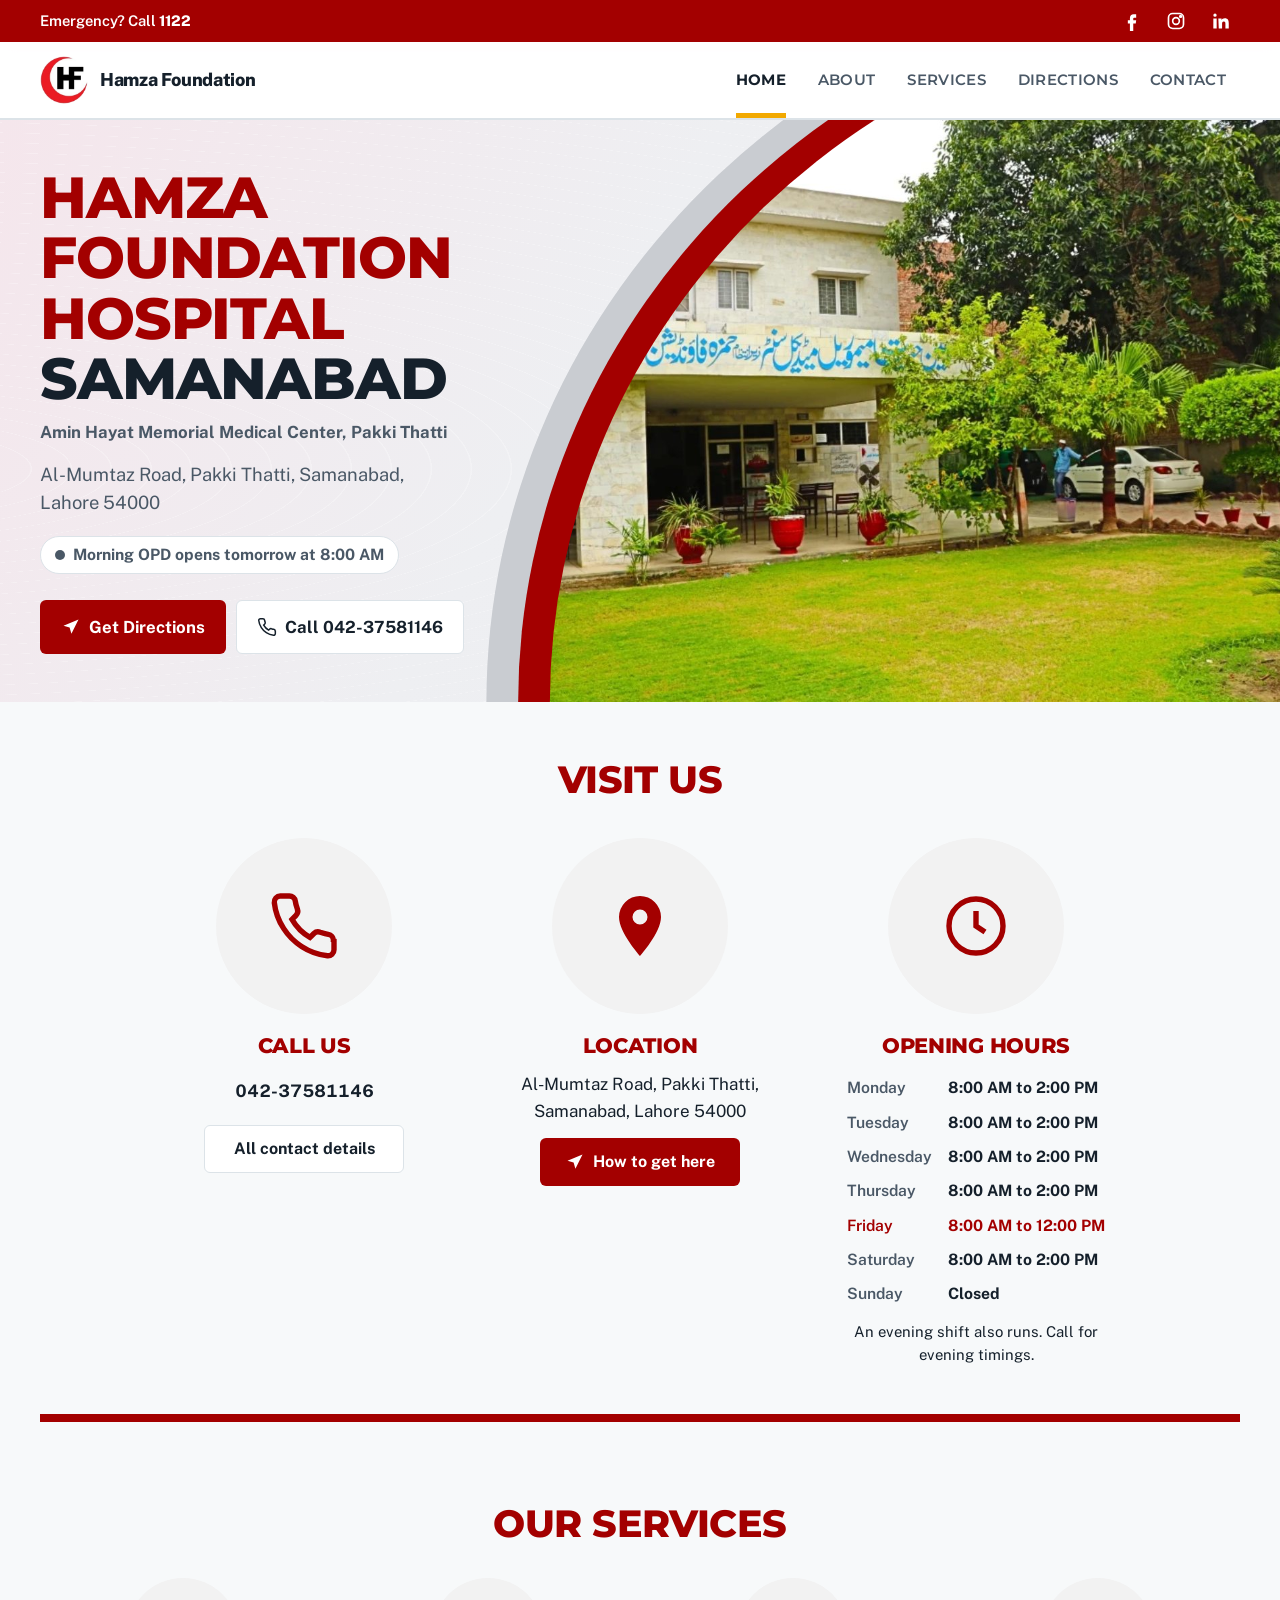
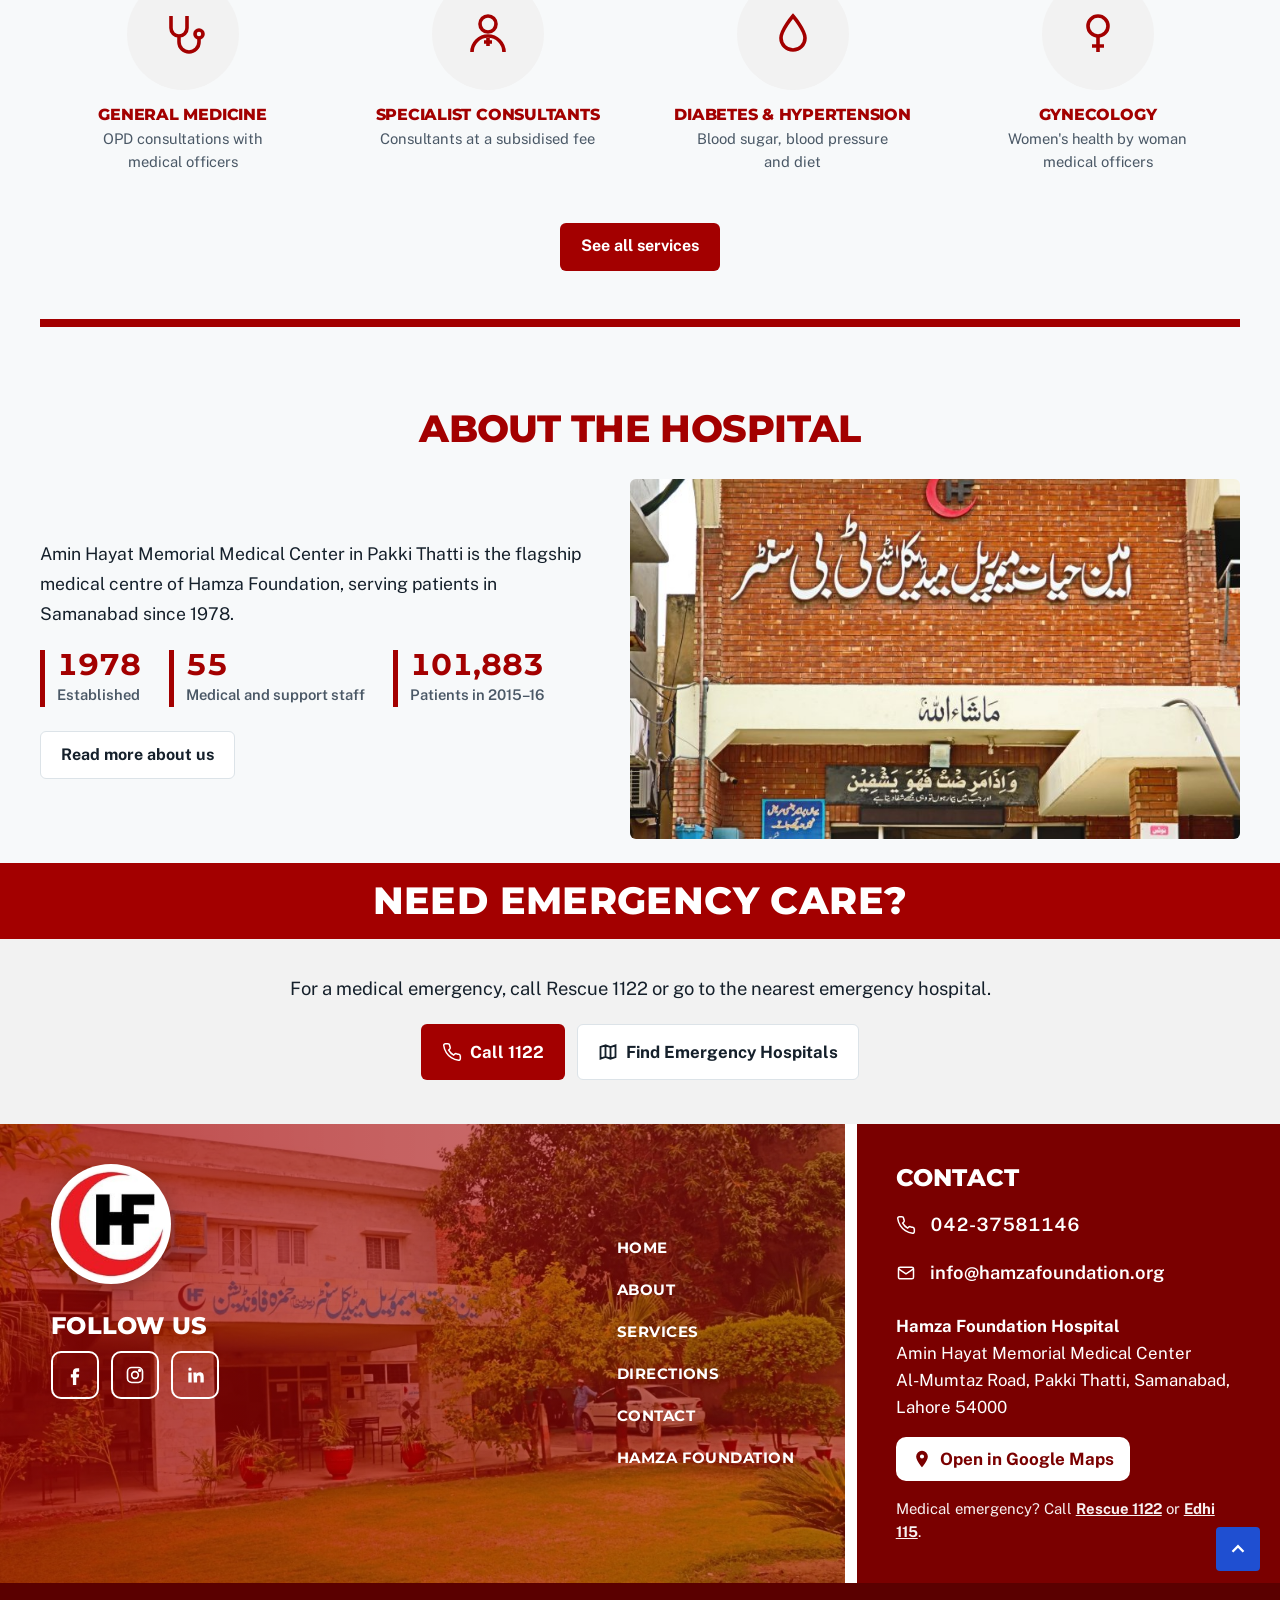
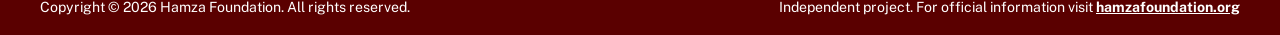
<file: index.html>
<!DOCTYPE html>
<html lang="en">
<head>
<meta charset="utf-8">
<meta name="viewport" content="width=device-width, initial-scale=1, viewport-fit=cover">
<title>Hamza Foundation Hospital, Samanabad</title>
<meta name="description" content="Hamza Foundation Hospital (Amin Hayat Memorial Medical Center), Al-Mumtaz Road, Pakki Thatti, Samanabad, Lahore. Timings, services, phone and directions.">
<link rel="preconnect" href="https://fonts.googleapis.com">
<link rel="preconnect" href="https://fonts.gstatic.com" crossorigin>
<link href="https://fonts.googleapis.com/css2?family=Montserrat:wght@600;700;800&family=Public+Sans:wght@400;500;600;700;800&display=swap" rel="stylesheet">
<link rel="icon" type="image/png" href="assets/favicon.png">
<link rel="stylesheet" href="css/styles.css">
</head>
<body>
<a class="skip" href="#main">Skip to main content</a>
<div class="topbar">
  <div class="wrap">
    <a class="topbar-call" href="tel:1122" aria-label="Call Rescue 1122 emergency service">Emergency? Call <b>1122</b></a>
    <div class="topbar-social"><a class="soc" href="https://www.facebook.com/officialhamzafoundation/" target="_blank" rel="noopener" aria-label="Hamza Foundation on Facebook (opens in a new tab)"><svg width="20" height="20" viewBox="0 0 24 24" fill="currentColor" aria-hidden="true"><path d="M14 8h3V4h-3c-2.8 0-4.5 1.8-4.5 4.6V11H7v4h2.5v9h4v-9h3l.5-4h-3.5V9c0-.6.4-1 1-1z"/></svg></a><a class="soc" href="https://www.instagram.com/officialhamzafoundation/" target="_blank" rel="noopener" aria-label="Hamza Foundation on Instagram (opens in a new tab)"><svg width="20" height="20" viewBox="0 0 24 24" fill="none" stroke="currentColor" stroke-width="2" aria-hidden="true"><rect x="3" y="3" width="18" height="18" rx="5"/><circle cx="12" cy="12" r="4"/><circle cx="17.5" cy="6.5" r="1" fill="currentColor"/></svg></a><a class="soc" href="https://pk.linkedin.com/company/hamza-foundation" target="_blank" rel="noopener" aria-label="Hamza Foundation on LinkedIn (opens in a new tab)"><svg width="20" height="20" viewBox="0 0 24 24" fill="currentColor" aria-hidden="true"><path d="M4 9h4v12H4zM6 3a2 2 0 1 1 0 4 2 2 0 0 1 0-4zM10 9h3.8v1.7h.1c.5-1 1.8-2 3.8-2 4 0 4.8 2.6 4.8 6V21h-4v-5.5c0-1.3 0-3-1.9-3s-2.1 1.4-2.1 2.9V21h-4z"/></svg></a></div>
  </div>
</div>
<header class="site-header">
  <div class="wrap">
    <a class="brand" href="index.html" aria-label="Hamza Foundation Hospital, home">
      <img src="assets/logo.jpg" alt="" width="48" height="48">
      <span>Hamza Foundation</span>
    </a>
    <button type="button" class="menu-btn" id="menu-btn" aria-expanded="false" aria-controls="main-nav" aria-label="Open menu">
      <svg width="24" height="24" viewBox="0 0 24 24" fill="none" stroke="currentColor" stroke-width="2.4" aria-hidden="true"><path d="M4 7h16M4 12h16M4 17h16"/></svg>
    </button>
    <nav class="nav" id="main-nav" aria-label="Main">
        <a href="index.html" class="is-active" aria-current="page">Home</a>
        <a href="about.html">About</a>
        <a href="services.html">Services</a>
        <a href="directions.html">Directions</a>
        <a href="contact.html">Contact</a>
    </nav>
  </div>
</header>
<main id="main" tabindex="-1">
  <section class="hf-hero" aria-labelledby="b-title">
    <div class="hf-arc" aria-hidden="true"><div class="a1"></div><div class="a2"></div><div class="a3" style="background-image:url('assets/hospital-garden.jpg')"></div></div>
    <div class="wrap">
      <div class="hf-hero-text">
        <h1 id="b-title">Hamza Foundation Hospital <span>Samanabad</span></h1>
        <p class="sub">Amin Hayat Memorial Medical Center, Pakki Thatti</p>
        <p class="b-addr" data-testid="branch-address">Al-Mumtaz Road, Pakki Thatti, Samanabad, Lahore 54000</p>
        <p class="status js-status" role="status"></p>
        <div class="b-actions">
          <a class="btn btn-red" data-maps="directions" target="_blank" rel="noopener" aria-label="Get Directions to Hamza Foundation Hospital in Google Maps (opens in a new tab)"><svg width="20" height="20" viewBox="0 0 24 24" fill="currentColor" aria-hidden="true"><path d="M21 3L3 10.5l7.3 2.2L12.5 20z"/></svg>Get Directions</a>
          <a class="btn btn-outline" href="tel:+924237581146" aria-label="Call Hospital at 042-37581146"><svg width="20" height="20" viewBox="0 0 24 24" fill="none" stroke="currentColor" stroke-width="1.8" aria-hidden="true"><path d="M22 16.9v3a2 2 0 0 1-2.2 2 19.8 19.8 0 0 1-8.6-3.1 19.5 19.5 0 0 1-6-6A19.8 19.8 0 0 1 2.1 4.2 2 2 0 0 1 4.1 2h3a2 2 0 0 1 2 1.7c.1.9.4 1.8.7 2.7a2 2 0 0 1-.5 2.1L8 9.8a16 16 0 0 0 6 6l1.3-1.3a2 2 0 0 1 2.1-.4c.9.3 1.8.6 2.7.7a2 2 0 0 1 1.7 2z"/></svg>Call 042-37581146</a>
        </div>
      </div>
    </div>
  </section>

  <section class="wrap sec" aria-labelledby="visit-title">
    <h2 class="sec-h" id="visit-title">Visit us</h2>
    <ul class="circles three">
      <li class="circle-item">
        <div class="circle"><svg viewBox="0 0 24 24" fill="none" stroke="currentColor" stroke-width="1.8" aria-hidden="true"><path d="M22 16.9v3a2 2 0 0 1-2.2 2 19.8 19.8 0 0 1-8.6-3.1 19.5 19.5 0 0 1-6-6A19.8 19.8 0 0 1 2.1 4.2 2 2 0 0 1 4.1 2h3a2 2 0 0 1 2 1.7c.1.9.4 1.8.7 2.7a2 2 0 0 1-.5 2.1L8 9.8a16 16 0 0 0 6 6l1.3-1.3a2 2 0 0 1 2.1-.4c.9.3 1.8.6 2.7.7a2 2 0 0 1 1.7 2z"/></svg></div>
        <h3>Call us</h3>
        <div class="links"><a href="tel:+924237581146" class="tnum" aria-label="Call Hospital: 042-37581146">042-37581146</a></div>
        <a class="btn btn-outline" href="contact.html">All contact details</a>
      </li>
      <li class="circle-item">
        <div class="circle"><svg viewBox="0 0 24 24" fill="currentColor" aria-hidden="true"><path d="M12 2a7 7 0 0 0-7 7c0 5.2 7 13 7 13s7-7.8 7-13a7 7 0 0 0-7-7zm0 9.5A2.5 2.5 0 1 1 12 6.5a2.5 2.5 0 0 1 0 5z"/></svg></div>
        <h3>Location</h3>
        <p>Al-Mumtaz Road, Pakki Thatti, Samanabad, Lahore 54000</p>
        <a class="btn btn-red" href="directions.html"><svg width="20" height="20" viewBox="0 0 24 24" fill="currentColor" aria-hidden="true"><path d="M21 3L3 10.5l7.3 2.2L12.5 20z"/></svg>How to get here</a>
      </li>
      <li class="circle-item">
        <div class="circle"><svg viewBox="0 0 24 24" fill="none" stroke="currentColor" stroke-width="1.8" aria-hidden="true"><circle cx="12" cy="12" r="9"/><path d="M12 7v5l3 2"/></svg></div>
        <h3>Opening hours</h3>
        <table class="hours-mini" aria-label="Opening hours"><tbody class="js-hours"></tbody></table>
        <p class="muted" style="margin-top:8px">An evening shift also runs. Call for evening timings.</p>
      </li>
    </ul>
    <div class="rule" aria-hidden="true"></div>
  </section>

  <section class="wrap sec" aria-labelledby="svc-title">
    <h2 class="sec-h" id="svc-title">Our services</h2>
    <ul class="svc-grid"><li><div class="circle"><svg viewBox="0 0 24 24" fill="none" stroke="currentColor" stroke-width="1.8" aria-hidden="true"><path d="M6 3v6a4 4 0 0 0 8 0V3M10 13v3a5 5 0 0 0 10 0v-2"/><circle cx="20" cy="12" r="2"/></svg></div><h3>General Medicine</h3><p>OPD consultations with medical officers</p></li><li><div class="circle"><svg viewBox="0 0 24 24" fill="none" stroke="currentColor" stroke-width="1.8" aria-hidden="true"><circle cx="12" cy="7" r="4"/><path d="M4 21a8 8 0 0 1 16 0M12 14v4M10 16h4"/></svg></div><h3>Specialist Consultants</h3><p>Consultants at a subsidised fee</p></li><li><div class="circle"><svg viewBox="0 0 24 24" fill="none" stroke="currentColor" stroke-width="1.8" aria-hidden="true"><path d="M12 3s6 7 6 11a6 6 0 0 1-12 0c0-4 6-11 6-11z"/></svg></div><h3>Diabetes &amp; Hypertension</h3><p>Blood sugar, blood pressure and diet</p></li><li><div class="circle"><svg viewBox="0 0 24 24" fill="none" stroke="currentColor" stroke-width="1.8" aria-hidden="true"><circle cx="12" cy="8" r="5"/><path d="M12 13v8M9 18h6"/></svg></div><h3>Gynecology</h3><p>Women's health by woman medical officers</p></li></ul>
    <a class="btn btn-red cta" href="services.html">See all services</a>
    <div class="rule" aria-hidden="true"></div>
  </section>

  <section class="wrap sec" aria-labelledby="about-title">
    <h2 class="sec-h" id="about-title">About the hospital</h2>
    <div class="about">
      <div>
        <p>Amin Hayat Memorial Medical Center in Pakki Thatti is the flagship medical centre of Hamza Foundation, serving patients in Samanabad since 1978.</p>
        <div class="facts">
          <div><b class="tnum">1978</b><span>Established</span></div>
          <div><b class="tnum">55</b><span>Medical and support staff</span></div>
          <div><b class="tnum">101,883</b><span>Patients in 2015–16</span></div>
        </div>
        <a class="btn btn-outline cta-left" href="about.html">Read more about us</a>
      </div>
      <img class="about-img" src="assets/hospital-entrance.jpg" alt="Brick entrance of Amin Hayat Memorial Medical Center with the Hamza Foundation logo" loading="lazy">
    </div>
  </section>

  <section class="em-band" aria-labelledby="em-title">
    <div class="band"><h2 id="em-title">Need Emergency Care?</h2></div>
    <div class="band-body">
      <div class="em-body">
        <p>For a medical emergency, call Rescue 1122 or go to the nearest emergency hospital.</p>
        <div class="em-actions">
          <a class="btn btn-red" href="tel:1122" aria-label="Call Rescue 1122"><svg width="20" height="20" viewBox="0 0 24 24" fill="none" stroke="currentColor" stroke-width="1.8" aria-hidden="true"><path d="M22 16.9v3a2 2 0 0 1-2.2 2 19.8 19.8 0 0 1-8.6-3.1 19.5 19.5 0 0 1-6-6A19.8 19.8 0 0 1 2.1 4.2 2 2 0 0 1 4.1 2h3a2 2 0 0 1 2 1.7c.1.9.4 1.8.7 2.7a2 2 0 0 1-.5 2.1L8 9.8a16 16 0 0 0 6 6l1.3-1.3a2 2 0 0 1 2.1-.4c.9.3 1.8.6 2.7.7a2 2 0 0 1 1.7 2z"/></svg>Call 1122</a>
          <a class="btn btn-outline" data-maps="emergency" target="_blank" rel="noopener" aria-label="Find Emergency Hospitals near you in Google Maps (opens in a new tab)"><svg width="20" height="20" viewBox="0 0 24 24" fill="none" stroke="currentColor" stroke-width="2.2" aria-hidden="true"><path d="M9 4L3 6v14l6-2 6 2 6-2V4l-6 2-6-2zM9 4v14M15 6v14"/></svg>Find Emergency Hospitals</a>
        </div>
      </div>
    </div>
  </section>
</main>
<footer class="site-footer" id="footer" aria-labelledby="footer-title">
  <div class="f-main">
    <div class="f-photo">
      <div class="f-photo-inner">
        <div class="f-left">
          <a class="f-logo" href="index.html" aria-label="Hamza Foundation Hospital, home"><img src="assets/logo.jpg" alt="" width="120" height="120"></a>
          <h2 class="f-h" id="footer-title">Follow us</h2>
          <div class="f-social"><a class="f-soc" href="https://www.facebook.com/officialhamzafoundation/" target="_blank" rel="noopener" aria-label="Hamza Foundation on Facebook (opens in a new tab)"><svg width="20" height="20" viewBox="0 0 24 24" fill="currentColor" aria-hidden="true"><path d="M14 8h3V4h-3c-2.8 0-4.5 1.8-4.5 4.6V11H7v4h2.5v9h4v-9h3l.5-4h-3.5V9c0-.6.4-1 1-1z"/></svg></a><a class="f-soc" href="https://www.instagram.com/officialhamzafoundation/" target="_blank" rel="noopener" aria-label="Hamza Foundation on Instagram (opens in a new tab)"><svg width="20" height="20" viewBox="0 0 24 24" fill="none" stroke="currentColor" stroke-width="2" aria-hidden="true"><rect x="3" y="3" width="18" height="18" rx="5"/><circle cx="12" cy="12" r="4"/><circle cx="17.5" cy="6.5" r="1" fill="currentColor"/></svg></a><a class="f-soc" href="https://pk.linkedin.com/company/hamza-foundation" target="_blank" rel="noopener" aria-label="Hamza Foundation on LinkedIn (opens in a new tab)"><svg width="20" height="20" viewBox="0 0 24 24" fill="currentColor" aria-hidden="true"><path d="M4 9h4v12H4zM6 3a2 2 0 1 1 0 4 2 2 0 0 1 0-4zM10 9h3.8v1.7h.1c.5-1 1.8-2 3.8-2 4 0 4.8 2.6 4.8 6V21h-4v-5.5c0-1.3 0-3-1.9-3s-2.1 1.4-2.1 2.9V21h-4z"/></svg></a></div>
        </div>
        <nav class="f-links" aria-label="Footer">
          <ul>
            <li><a href="index.html">Home</a></li>
            <li><a href="about.html">About</a></li>
            <li><a href="services.html">Services</a></li>
            <li><a href="directions.html">Directions</a></li>
            <li><a href="contact.html">Contact</a></li>
            <li><a href="https://hamzafoundation.org/" target="_blank" rel="noopener" aria-label="Hamza Foundation website (opens in a new tab)">Hamza Foundation</a></li>
          </ul>
        </nav>
      </div>
    </div>
    <div class="f-contact">
      <h2 class="f-h">Contact</h2>
      <ul class="f-list">
        <li><svg width="20" height="20" viewBox="0 0 24 24" fill="none" stroke="currentColor" stroke-width="1.8" aria-hidden="true"><path d="M22 16.9v3a2 2 0 0 1-2.2 2 19.8 19.8 0 0 1-8.6-3.1 19.5 19.5 0 0 1-6-6A19.8 19.8 0 0 1 2.1 4.2 2 2 0 0 1 4.1 2h3a2 2 0 0 1 2 1.7c.1.9.4 1.8.7 2.7a2 2 0 0 1-.5 2.1L8 9.8a16 16 0 0 0 6 6l1.3-1.3a2 2 0 0 1 2.1-.4c.9.3 1.8.6 2.7.7a2 2 0 0 1 1.7 2z"/></svg><a href="tel:+924237581146" class="tnum" aria-label="Call Hamza Foundation Hospital at 042-37581146">042-37581146</a></li>
        <li><svg width="20" height="20" viewBox="0 0 24 24" fill="none" stroke="currentColor" stroke-width="1.8" aria-hidden="true"><rect x="3" y="5" width="18" height="14" rx="2"/><path d="M3 7l9 6 9-6"/></svg><a href="mailto:info@hamzafoundation.org">info@hamzafoundation.org</a></li>
      </ul>
      <address>
        <strong>Hamza Foundation Hospital</strong><br>
        Amin Hayat Memorial Medical Center<br>
        Al-Mumtaz Road, Pakki Thatti, Samanabad,<br>Lahore 54000
      </address>
      <a class="f-map" data-maps="place" target="_blank" rel="noopener" aria-label="Open Hamza Foundation Hospital in Google Maps (opens in a new tab)"><svg width="20" height="20" viewBox="0 0 24 24" fill="currentColor" aria-hidden="true"><path d="M12 2a7 7 0 0 0-7 7c0 5.2 7 13 7 13s7-7.8 7-13a7 7 0 0 0-7-7zm0 9.5A2.5 2.5 0 1 1 12 6.5a2.5 2.5 0 0 1 0 5z"/></svg>Open in Google Maps</a>
      <p class="f-er">Medical emergency? Call <a href="tel:1122">Rescue 1122</a> or <a href="tel:115">Edhi 115</a>.</p>
    </div>
  </div>
  <div class="f-bottom">
    <div class="wrap">
      <span>Copyright © 2026 Hamza Foundation. All rights reserved.</span>
      <span>Independent project. For official information visit <a href="https://hamzafoundation.org/" target="_blank" rel="noopener">hamzafoundation.org</a></span>
    </div>
  </div>
  <a class="to-top" href="#main" aria-label="Back to top"><svg width="22" height="22" viewBox="0 0 24 24" fill="none" stroke="currentColor" stroke-width="2.6" aria-hidden="true"><path d="M6 15l6-6 6 6"/></svg></a>
</footer>
<script src="js/data.js"></script>
<script src="js/script.js"></script>
</body>
</html>
</file>
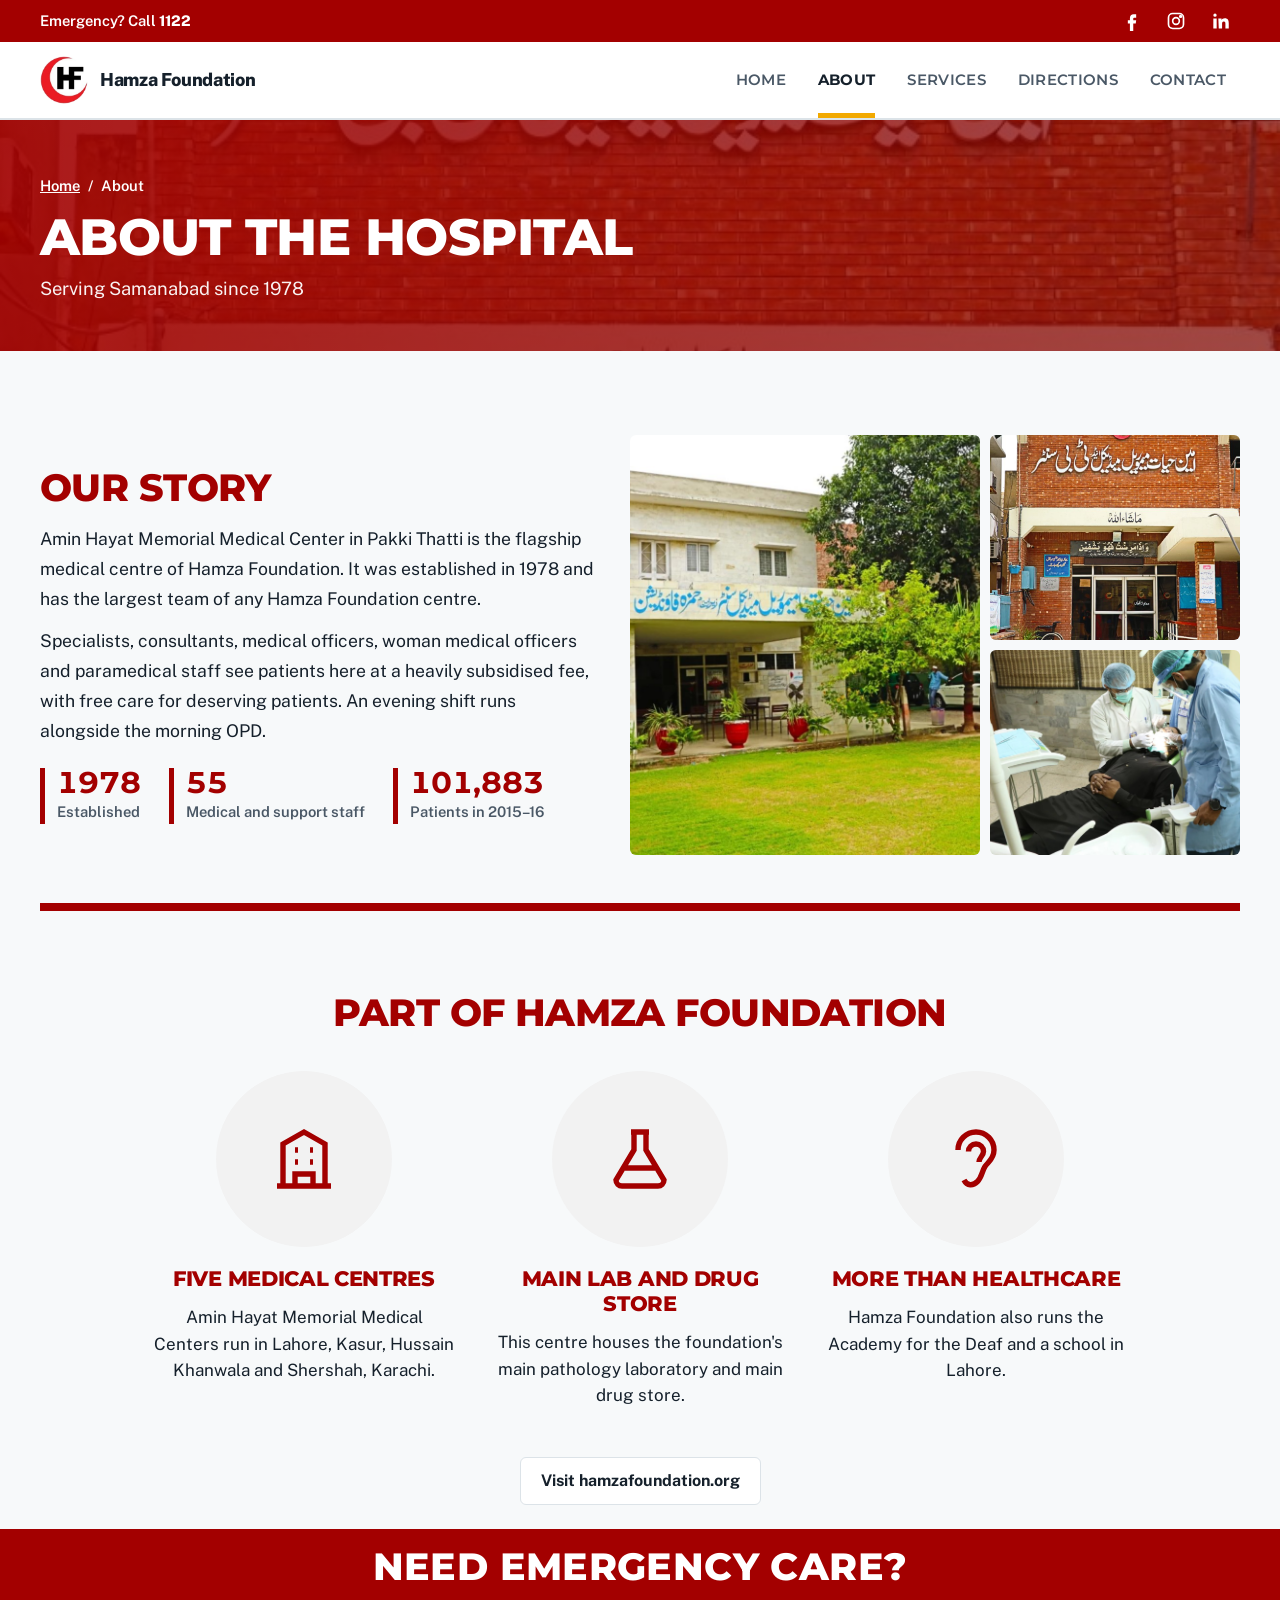
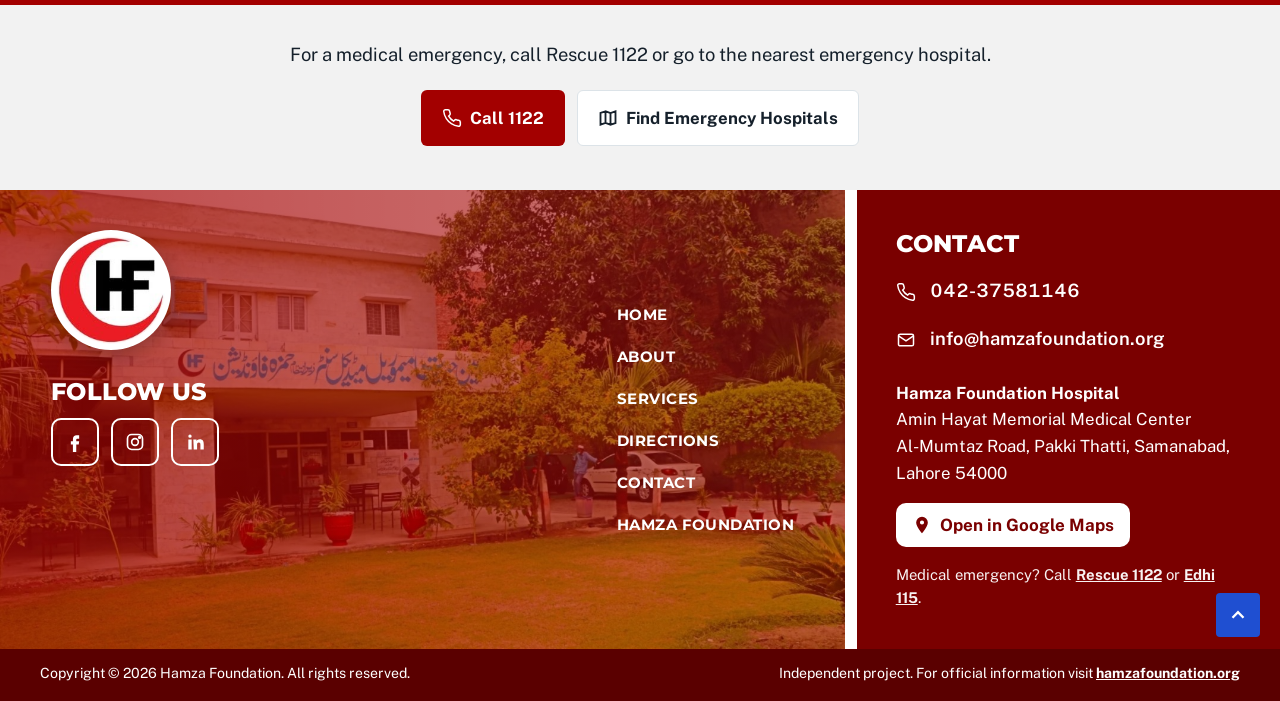
<file: about.html>
<!DOCTYPE html>
<html lang="en">
<head>
<meta charset="utf-8">
<meta name="viewport" content="width=device-width, initial-scale=1, viewport-fit=cover">
<title>About | Hamza Foundation Hospital, Samanabad</title>
<meta name="description" content="History and team of Hamza Foundation Hospital, the flagship medical centre of Hamza Foundation in Samanabad, Lahore.">
<link rel="preconnect" href="https://fonts.googleapis.com">
<link rel="preconnect" href="https://fonts.gstatic.com" crossorigin>
<link href="https://fonts.googleapis.com/css2?family=Montserrat:wght@600;700;800&family=Public+Sans:wght@400;500;600;700;800&display=swap" rel="stylesheet">
<link rel="icon" type="image/png" href="assets/favicon.png">
<link rel="stylesheet" href="css/styles.css">
</head>
<body>
<a class="skip" href="#main">Skip to main content</a>
<div class="topbar">
  <div class="wrap">
    <a class="topbar-call" href="tel:1122" aria-label="Call Rescue 1122 emergency service">Emergency? Call <b>1122</b></a>
    <div class="topbar-social"><a class="soc" href="https://www.facebook.com/officialhamzafoundation/" target="_blank" rel="noopener" aria-label="Hamza Foundation on Facebook (opens in a new tab)"><svg width="20" height="20" viewBox="0 0 24 24" fill="currentColor" aria-hidden="true"><path d="M14 8h3V4h-3c-2.8 0-4.5 1.8-4.5 4.6V11H7v4h2.5v9h4v-9h3l.5-4h-3.5V9c0-.6.4-1 1-1z"/></svg></a><a class="soc" href="https://www.instagram.com/officialhamzafoundation/" target="_blank" rel="noopener" aria-label="Hamza Foundation on Instagram (opens in a new tab)"><svg width="20" height="20" viewBox="0 0 24 24" fill="none" stroke="currentColor" stroke-width="2" aria-hidden="true"><rect x="3" y="3" width="18" height="18" rx="5"/><circle cx="12" cy="12" r="4"/><circle cx="17.5" cy="6.5" r="1" fill="currentColor"/></svg></a><a class="soc" href="https://pk.linkedin.com/company/hamza-foundation" target="_blank" rel="noopener" aria-label="Hamza Foundation on LinkedIn (opens in a new tab)"><svg width="20" height="20" viewBox="0 0 24 24" fill="currentColor" aria-hidden="true"><path d="M4 9h4v12H4zM6 3a2 2 0 1 1 0 4 2 2 0 0 1 0-4zM10 9h3.8v1.7h.1c.5-1 1.8-2 3.8-2 4 0 4.8 2.6 4.8 6V21h-4v-5.5c0-1.3 0-3-1.9-3s-2.1 1.4-2.1 2.9V21h-4z"/></svg></a></div>
  </div>
</div>
<header class="site-header">
  <div class="wrap">
    <a class="brand" href="index.html" aria-label="Hamza Foundation Hospital, home">
      <img src="assets/logo.jpg" alt="" width="48" height="48">
      <span>Hamza Foundation</span>
    </a>
    <button type="button" class="menu-btn" id="menu-btn" aria-expanded="false" aria-controls="main-nav" aria-label="Open menu">
      <svg width="24" height="24" viewBox="0 0 24 24" fill="none" stroke="currentColor" stroke-width="2.4" aria-hidden="true"><path d="M4 7h16M4 12h16M4 17h16"/></svg>
    </button>
    <nav class="nav" id="main-nav" aria-label="Main">
        <a href="index.html">Home</a>
        <a href="about.html" class="is-active" aria-current="page">About</a>
        <a href="services.html">Services</a>
        <a href="directions.html">Directions</a>
        <a href="contact.html">Contact</a>
    </nav>
  </div>
</header>
<main id="main" tabindex="-1">
  <section class="page-banner" aria-labelledby="page-title">
    <div class="wrap">
      <nav class="crumbs" aria-label="Breadcrumb"><a href="index.html">Home</a><span aria-hidden="true">/</span><span aria-current="page">About</span></nav>
      <h1 id="page-title">About the hospital</h1>
      <p>Serving Samanabad since 1978</p>
    </div>
  </section>

  <section class="wrap sec" aria-labelledby="story-title">
    <div class="about">
      <div>
        <h2 class="sec-h left" id="story-title">Our story</h2>
        <p>Amin Hayat Memorial Medical Center in Pakki Thatti is the flagship medical centre of Hamza Foundation. It was established in 1978 and has the largest team of any Hamza Foundation centre.</p>
        <p>Specialists, consultants, medical officers, woman medical officers and paramedical staff see patients here at a heavily subsidised fee, with free care for deserving patients. An evening shift runs alongside the morning OPD.</p>
        <div class="facts">
          <div><b class="tnum">1978</b><span>Established</span></div>
          <div><b class="tnum">55</b><span>Medical and support staff</span></div>
          <div><b class="tnum">101,883</b><span>Patients in 2015–16</span></div>
        </div>
      </div>
      <div class="gallery">
        <img src="assets/hospital-garden.jpg" alt="Amin Hayat Memorial Medical Center building with Hamza Foundation sign and front lawn" loading="lazy">
        <img src="assets/hospital-entrance.jpg" alt="Brick entrance of Amin Hayat Memorial Medical Center with the Hamza Foundation logo" loading="lazy">
        <img src="assets/dental.jpg" alt="Dentist treating a patient in the dental clinic" loading="lazy">
      </div>
    </div>
    <div class="rule" aria-hidden="true"></div>
  </section>

  <section class="wrap sec" aria-labelledby="hf-title">
    <h2 class="sec-h" id="hf-title">Part of Hamza Foundation</h2>
    <ul class="circles three">
      <li class="circle-item">
        <div class="circle"><svg viewBox="0 0 24 24" fill="none" stroke="currentColor" stroke-width="1.8" aria-hidden="true"><path d="M3 21h18M5 21V7l7-4 7 4v14M9 21v-4h6v4M9 9h1M14 9h1M9 13h1M14 13h1"/></svg></div>
        <h3>Five medical centres</h3>
        <p>Amin Hayat Memorial Medical Centers run in Lahore, Kasur, Hussain Khanwala and Shershah, Karachi.</p>
      </li>
      <li class="circle-item">
        <div class="circle"><svg viewBox="0 0 24 24" fill="none" stroke="currentColor" stroke-width="1.8" aria-hidden="true"><path d="M9 3h6M10 3v6L4 19a2 2 0 0 0 2 2h12a2 2 0 0 0 2-2l-6-10V3M7 15h10"/></svg></div>
        <h3>Main lab and drug store</h3>
        <p>This centre houses the foundation's main pathology laboratory and main drug store.</p>
      </li>
      <li class="circle-item">
        <div class="circle"><svg viewBox="0 0 24 24" fill="none" stroke="currentColor" stroke-width="1.8" aria-hidden="true"><path d="M6 9a6 6 0 1 1 12 0c0 3-2 4-3 5.5S14 18 12.5 19.5 9 21 8 19"/><path d="M9.5 9.5a2.5 2.5 0 0 1 5 0c0 1.5-1.5 2-1.5 3.5"/></svg></div>
        <h3>More than healthcare</h3>
        <p>Hamza Foundation also runs the Academy for the Deaf and a school in Lahore.</p>
      </li>
    </ul>
    <a class="btn btn-outline cta" href="https://hamzafoundation.org/" target="_blank" rel="noopener" aria-label="Visit the Hamza Foundation website (opens in a new tab)">Visit hamzafoundation.org</a>
  </section>

  <section class="em-band" aria-labelledby="em-title">
    <div class="band"><h2 id="em-title">Need Emergency Care?</h2></div>
    <div class="band-body">
      <div class="em-body">
        <p>For a medical emergency, call Rescue 1122 or go to the nearest emergency hospital.</p>
        <div class="em-actions">
          <a class="btn btn-red" href="tel:1122" aria-label="Call Rescue 1122"><svg width="20" height="20" viewBox="0 0 24 24" fill="none" stroke="currentColor" stroke-width="1.8" aria-hidden="true"><path d="M22 16.9v3a2 2 0 0 1-2.2 2 19.8 19.8 0 0 1-8.6-3.1 19.5 19.5 0 0 1-6-6A19.8 19.8 0 0 1 2.1 4.2 2 2 0 0 1 4.1 2h3a2 2 0 0 1 2 1.7c.1.9.4 1.8.7 2.7a2 2 0 0 1-.5 2.1L8 9.8a16 16 0 0 0 6 6l1.3-1.3a2 2 0 0 1 2.1-.4c.9.3 1.8.6 2.7.7a2 2 0 0 1 1.7 2z"/></svg>Call 1122</a>
          <a class="btn btn-outline" data-maps="emergency" target="_blank" rel="noopener" aria-label="Find Emergency Hospitals near you in Google Maps (opens in a new tab)"><svg width="20" height="20" viewBox="0 0 24 24" fill="none" stroke="currentColor" stroke-width="2.2" aria-hidden="true"><path d="M9 4L3 6v14l6-2 6 2 6-2V4l-6 2-6-2zM9 4v14M15 6v14"/></svg>Find Emergency Hospitals</a>
        </div>
      </div>
    </div>
  </section>
</main>
<footer class="site-footer" id="footer" aria-labelledby="footer-title">
  <div class="f-main">
    <div class="f-photo">
      <div class="f-photo-inner">
        <div class="f-left">
          <a class="f-logo" href="index.html" aria-label="Hamza Foundation Hospital, home"><img src="assets/logo.jpg" alt="" width="120" height="120"></a>
          <h2 class="f-h" id="footer-title">Follow us</h2>
          <div class="f-social"><a class="f-soc" href="https://www.facebook.com/officialhamzafoundation/" target="_blank" rel="noopener" aria-label="Hamza Foundation on Facebook (opens in a new tab)"><svg width="20" height="20" viewBox="0 0 24 24" fill="currentColor" aria-hidden="true"><path d="M14 8h3V4h-3c-2.8 0-4.5 1.8-4.5 4.6V11H7v4h2.5v9h4v-9h3l.5-4h-3.5V9c0-.6.4-1 1-1z"/></svg></a><a class="f-soc" href="https://www.instagram.com/officialhamzafoundation/" target="_blank" rel="noopener" aria-label="Hamza Foundation on Instagram (opens in a new tab)"><svg width="20" height="20" viewBox="0 0 24 24" fill="none" stroke="currentColor" stroke-width="2" aria-hidden="true"><rect x="3" y="3" width="18" height="18" rx="5"/><circle cx="12" cy="12" r="4"/><circle cx="17.5" cy="6.5" r="1" fill="currentColor"/></svg></a><a class="f-soc" href="https://pk.linkedin.com/company/hamza-foundation" target="_blank" rel="noopener" aria-label="Hamza Foundation on LinkedIn (opens in a new tab)"><svg width="20" height="20" viewBox="0 0 24 24" fill="currentColor" aria-hidden="true"><path d="M4 9h4v12H4zM6 3a2 2 0 1 1 0 4 2 2 0 0 1 0-4zM10 9h3.8v1.7h.1c.5-1 1.8-2 3.8-2 4 0 4.8 2.6 4.8 6V21h-4v-5.5c0-1.3 0-3-1.9-3s-2.1 1.4-2.1 2.9V21h-4z"/></svg></a></div>
        </div>
        <nav class="f-links" aria-label="Footer">
          <ul>
            <li><a href="index.html">Home</a></li>
            <li><a href="about.html">About</a></li>
            <li><a href="services.html">Services</a></li>
            <li><a href="directions.html">Directions</a></li>
            <li><a href="contact.html">Contact</a></li>
            <li><a href="https://hamzafoundation.org/" target="_blank" rel="noopener" aria-label="Hamza Foundation website (opens in a new tab)">Hamza Foundation</a></li>
          </ul>
        </nav>
      </div>
    </div>
    <div class="f-contact">
      <h2 class="f-h">Contact</h2>
      <ul class="f-list">
        <li><svg width="20" height="20" viewBox="0 0 24 24" fill="none" stroke="currentColor" stroke-width="1.8" aria-hidden="true"><path d="M22 16.9v3a2 2 0 0 1-2.2 2 19.8 19.8 0 0 1-8.6-3.1 19.5 19.5 0 0 1-6-6A19.8 19.8 0 0 1 2.1 4.2 2 2 0 0 1 4.1 2h3a2 2 0 0 1 2 1.7c.1.9.4 1.8.7 2.7a2 2 0 0 1-.5 2.1L8 9.8a16 16 0 0 0 6 6l1.3-1.3a2 2 0 0 1 2.1-.4c.9.3 1.8.6 2.7.7a2 2 0 0 1 1.7 2z"/></svg><a href="tel:+924237581146" class="tnum" aria-label="Call Hamza Foundation Hospital at 042-37581146">042-37581146</a></li>
        <li><svg width="20" height="20" viewBox="0 0 24 24" fill="none" stroke="currentColor" stroke-width="1.8" aria-hidden="true"><rect x="3" y="5" width="18" height="14" rx="2"/><path d="M3 7l9 6 9-6"/></svg><a href="mailto:info@hamzafoundation.org">info@hamzafoundation.org</a></li>
      </ul>
      <address>
        <strong>Hamza Foundation Hospital</strong><br>
        Amin Hayat Memorial Medical Center<br>
        Al-Mumtaz Road, Pakki Thatti, Samanabad,<br>Lahore 54000
      </address>
      <a class="f-map" data-maps="place" target="_blank" rel="noopener" aria-label="Open Hamza Foundation Hospital in Google Maps (opens in a new tab)"><svg width="20" height="20" viewBox="0 0 24 24" fill="currentColor" aria-hidden="true"><path d="M12 2a7 7 0 0 0-7 7c0 5.2 7 13 7 13s7-7.8 7-13a7 7 0 0 0-7-7zm0 9.5A2.5 2.5 0 1 1 12 6.5a2.5 2.5 0 0 1 0 5z"/></svg>Open in Google Maps</a>
      <p class="f-er">Medical emergency? Call <a href="tel:1122">Rescue 1122</a> or <a href="tel:115">Edhi 115</a>.</p>
    </div>
  </div>
  <div class="f-bottom">
    <div class="wrap">
      <span>Copyright © 2026 Hamza Foundation. All rights reserved.</span>
      <span>Independent project. For official information visit <a href="https://hamzafoundation.org/" target="_blank" rel="noopener">hamzafoundation.org</a></span>
    </div>
  </div>
  <a class="to-top" href="#main" aria-label="Back to top"><svg width="22" height="22" viewBox="0 0 24 24" fill="none" stroke="currentColor" stroke-width="2.6" aria-hidden="true"><path d="M6 15l6-6 6 6"/></svg></a>
</footer>
<script src="js/data.js"></script>
<script src="js/script.js"></script>
</body>
</html>
</file>
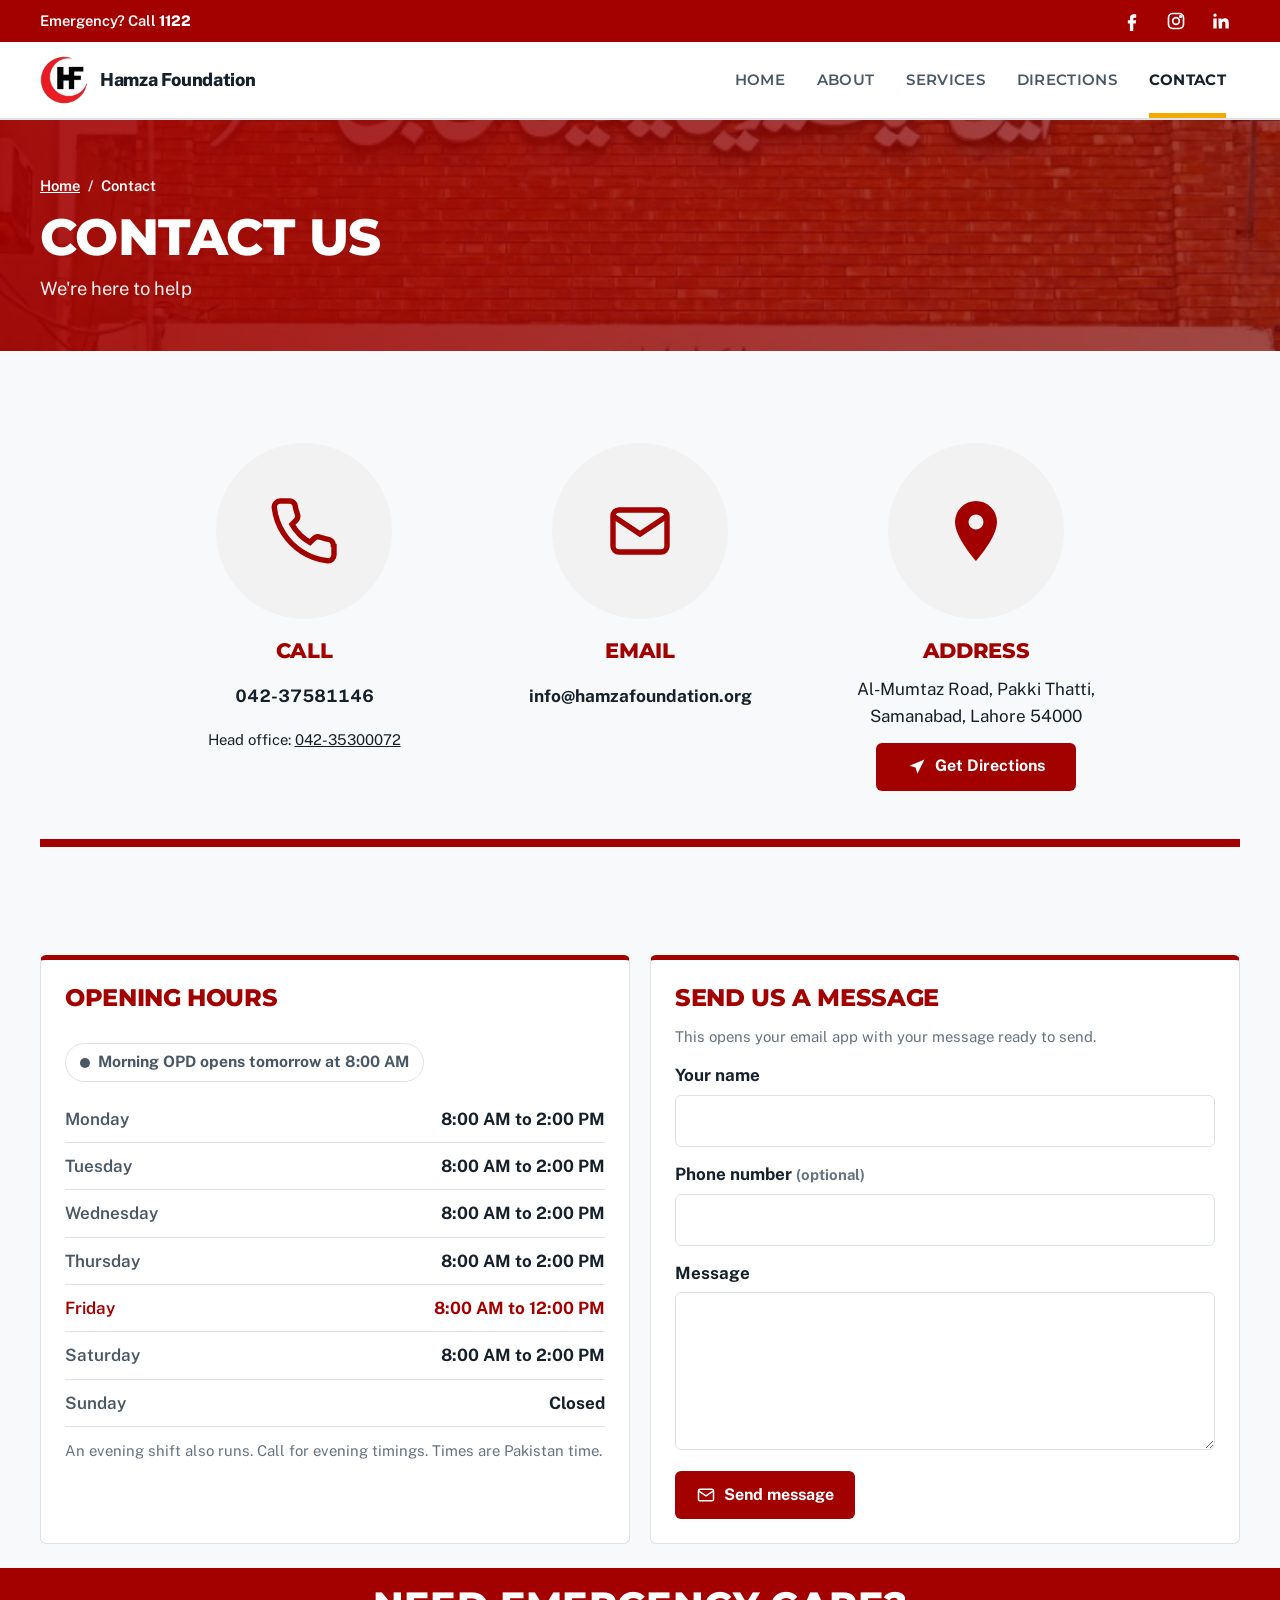
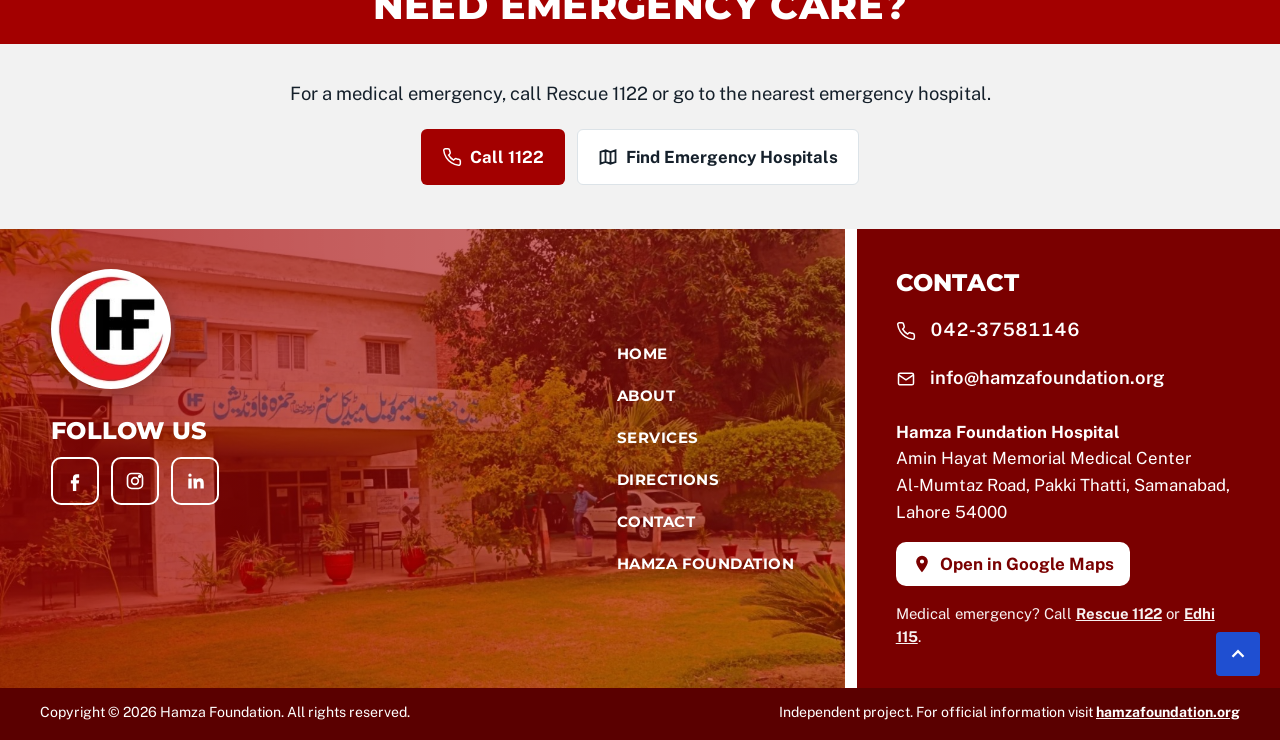
<file: contact.html>
<!DOCTYPE html>
<html lang="en">
<head>
<meta charset="utf-8">
<meta name="viewport" content="width=device-width, initial-scale=1, viewport-fit=cover">
<title>Contact | Hamza Foundation Hospital, Samanabad</title>
<meta name="description" content="Phone, email, address and opening hours for Hamza Foundation Hospital, Samanabad, Lahore.">
<link rel="preconnect" href="https://fonts.googleapis.com">
<link rel="preconnect" href="https://fonts.gstatic.com" crossorigin>
<link href="https://fonts.googleapis.com/css2?family=Montserrat:wght@600;700;800&family=Public+Sans:wght@400;500;600;700;800&display=swap" rel="stylesheet">
<link rel="icon" type="image/png" href="assets/favicon.png">
<link rel="stylesheet" href="css/styles.css">
</head>
<body>
<a class="skip" href="#main">Skip to main content</a>
<div class="topbar">
  <div class="wrap">
    <a class="topbar-call" href="tel:1122" aria-label="Call Rescue 1122 emergency service">Emergency? Call <b>1122</b></a>
    <div class="topbar-social"><a class="soc" href="https://www.facebook.com/officialhamzafoundation/" target="_blank" rel="noopener" aria-label="Hamza Foundation on Facebook (opens in a new tab)"><svg width="20" height="20" viewBox="0 0 24 24" fill="currentColor" aria-hidden="true"><path d="M14 8h3V4h-3c-2.8 0-4.5 1.8-4.5 4.6V11H7v4h2.5v9h4v-9h3l.5-4h-3.5V9c0-.6.4-1 1-1z"/></svg></a><a class="soc" href="https://www.instagram.com/officialhamzafoundation/" target="_blank" rel="noopener" aria-label="Hamza Foundation on Instagram (opens in a new tab)"><svg width="20" height="20" viewBox="0 0 24 24" fill="none" stroke="currentColor" stroke-width="2" aria-hidden="true"><rect x="3" y="3" width="18" height="18" rx="5"/><circle cx="12" cy="12" r="4"/><circle cx="17.5" cy="6.5" r="1" fill="currentColor"/></svg></a><a class="soc" href="https://pk.linkedin.com/company/hamza-foundation" target="_blank" rel="noopener" aria-label="Hamza Foundation on LinkedIn (opens in a new tab)"><svg width="20" height="20" viewBox="0 0 24 24" fill="currentColor" aria-hidden="true"><path d="M4 9h4v12H4zM6 3a2 2 0 1 1 0 4 2 2 0 0 1 0-4zM10 9h3.8v1.7h.1c.5-1 1.8-2 3.8-2 4 0 4.8 2.6 4.8 6V21h-4v-5.5c0-1.3 0-3-1.9-3s-2.1 1.4-2.1 2.9V21h-4z"/></svg></a></div>
  </div>
</div>
<header class="site-header">
  <div class="wrap">
    <a class="brand" href="index.html" aria-label="Hamza Foundation Hospital, home">
      <img src="assets/logo.jpg" alt="" width="48" height="48">
      <span>Hamza Foundation</span>
    </a>
    <button type="button" class="menu-btn" id="menu-btn" aria-expanded="false" aria-controls="main-nav" aria-label="Open menu">
      <svg width="24" height="24" viewBox="0 0 24 24" fill="none" stroke="currentColor" stroke-width="2.4" aria-hidden="true"><path d="M4 7h16M4 12h16M4 17h16"/></svg>
    </button>
    <nav class="nav" id="main-nav" aria-label="Main">
        <a href="index.html">Home</a>
        <a href="about.html">About</a>
        <a href="services.html">Services</a>
        <a href="directions.html">Directions</a>
        <a href="contact.html" class="is-active" aria-current="page">Contact</a>
    </nav>
  </div>
</header>
<main id="main" tabindex="-1">
  <section class="page-banner" aria-labelledby="page-title">
    <div class="wrap">
      <nav class="crumbs" aria-label="Breadcrumb"><a href="index.html">Home</a><span aria-hidden="true">/</span><span aria-current="page">Contact</span></nav>
      <h1 id="page-title">Contact us</h1>
      <p>We're here to help</p>
    </div>
  </section>

  <section class="wrap sec" aria-labelledby="c-title">
    <h2 class="sr-only" id="c-title">Contact details</h2>
    <ul class="circles three">
      <li class="circle-item">
        <div class="circle"><svg viewBox="0 0 24 24" fill="none" stroke="currentColor" stroke-width="1.8" aria-hidden="true"><path d="M22 16.9v3a2 2 0 0 1-2.2 2 19.8 19.8 0 0 1-8.6-3.1 19.5 19.5 0 0 1-6-6A19.8 19.8 0 0 1 2.1 4.2 2 2 0 0 1 4.1 2h3a2 2 0 0 1 2 1.7c.1.9.4 1.8.7 2.7a2 2 0 0 1-.5 2.1L8 9.8a16 16 0 0 0 6 6l1.3-1.3a2 2 0 0 1 2.1-.4c.9.3 1.8.6 2.7.7a2 2 0 0 1 1.7 2z"/></svg></div>
        <h3>Call</h3>
        <div class="links">
          <a href="tel:+924237581146" class="tnum" aria-label="Call Hospital: 042-37581146">042-37581146</a>
        </div>
        <p class="muted">Head office: <a href="tel:+924235300072">042-35300072</a></p>
      </li>
      <li class="circle-item">
        <div class="circle"><svg viewBox="0 0 24 24" fill="none" stroke="currentColor" stroke-width="1.8" aria-hidden="true"><rect x="3" y="5" width="18" height="14" rx="2"/><path d="M3 7l9 6 9-6"/></svg></div>
        <h3>Email</h3>
        <div class="links"><a href="mailto:info@hamzafoundation.org">info@hamzafoundation.org</a></div>
      </li>
      <li class="circle-item">
        <div class="circle"><svg viewBox="0 0 24 24" fill="currentColor" aria-hidden="true"><path d="M12 2a7 7 0 0 0-7 7c0 5.2 7 13 7 13s7-7.8 7-13a7 7 0 0 0-7-7zm0 9.5A2.5 2.5 0 1 1 12 6.5a2.5 2.5 0 0 1 0 5z"/></svg></div>
        <h3>Address</h3>
        <p>Al-Mumtaz Road, Pakki Thatti, Samanabad, Lahore 54000</p>
        <a class="btn btn-red" data-maps="directions" target="_blank" rel="noopener" aria-label="Get Directions to Hamza Foundation Hospital in Google Maps (opens in a new tab)"><svg width="20" height="20" viewBox="0 0 24 24" fill="currentColor" aria-hidden="true"><path d="M21 3L3 10.5l7.3 2.2L12.5 20z"/></svg>Get Directions</a>
      </li>
    </ul>
    <div class="rule" aria-hidden="true"></div>
  </section>

  <section class="wrap sec" aria-labelledby="h-title">
    <div class="contact-grid">
      <div class="where-card">
        <h2 class="sec-h left" id="h-title">Opening hours</h2>
        <p class="status js-status" role="status"></p>
        <table class="hours-full" aria-label="Opening hours"><tbody class="js-hours"></tbody></table>
        <p class="muted" style="margin-top:12px">An evening shift also runs. Call for evening timings. Times are Pakistan time.</p>
      </div>
      <div class="where-card">
        <h2 class="sec-h left" id="m-title">Send us a message</h2>
        <p class="muted" style="margin-bottom:14px">This opens your email app with your message ready to send.</p>
        <form id="contact-form" novalidate aria-labelledby="m-title">
          <div class="field"><label for="c-name">Your name</label><input id="c-name" name="name" type="text" autocomplete="name" required aria-describedby="c-name-err"><p class="field-err" id="c-name-err" hidden>Enter your name.</p></div>
          <div class="field"><label for="c-phone">Phone number <span class="muted">(optional)</span></label><input id="c-phone" name="phone" type="tel" autocomplete="tel"></div>
          <div class="field"><label for="c-msg">Message</label><textarea id="c-msg" name="message" rows="5" required aria-describedby="c-msg-err"></textarea><p class="field-err" id="c-msg-err" hidden>Enter your message.</p></div>
          <button type="submit" class="btn btn-red"><svg width="20" height="20" viewBox="0 0 24 24" fill="none" stroke="currentColor" stroke-width="1.8" aria-hidden="true"><rect x="3" y="5" width="18" height="14" rx="2"/><path d="M3 7l9 6 9-6"/></svg>Send message</button>
        </form>
      </div>
    </div>
  </section>

  <section class="em-band" aria-labelledby="em-title">
    <div class="band"><h2 id="em-title">Need Emergency Care?</h2></div>
    <div class="band-body">
      <div class="em-body">
        <p>For a medical emergency, call Rescue 1122 or go to the nearest emergency hospital.</p>
        <div class="em-actions">
          <a class="btn btn-red" href="tel:1122" aria-label="Call Rescue 1122"><svg width="20" height="20" viewBox="0 0 24 24" fill="none" stroke="currentColor" stroke-width="1.8" aria-hidden="true"><path d="M22 16.9v3a2 2 0 0 1-2.2 2 19.8 19.8 0 0 1-8.6-3.1 19.5 19.5 0 0 1-6-6A19.8 19.8 0 0 1 2.1 4.2 2 2 0 0 1 4.1 2h3a2 2 0 0 1 2 1.7c.1.9.4 1.8.7 2.7a2 2 0 0 1-.5 2.1L8 9.8a16 16 0 0 0 6 6l1.3-1.3a2 2 0 0 1 2.1-.4c.9.3 1.8.6 2.7.7a2 2 0 0 1 1.7 2z"/></svg>Call 1122</a>
          <a class="btn btn-outline" data-maps="emergency" target="_blank" rel="noopener" aria-label="Find Emergency Hospitals near you in Google Maps (opens in a new tab)"><svg width="20" height="20" viewBox="0 0 24 24" fill="none" stroke="currentColor" stroke-width="2.2" aria-hidden="true"><path d="M9 4L3 6v14l6-2 6 2 6-2V4l-6 2-6-2zM9 4v14M15 6v14"/></svg>Find Emergency Hospitals</a>
        </div>
      </div>
    </div>
  </section>
</main>
<footer class="site-footer" id="footer" aria-labelledby="footer-title">
  <div class="f-main">
    <div class="f-photo">
      <div class="f-photo-inner">
        <div class="f-left">
          <a class="f-logo" href="index.html" aria-label="Hamza Foundation Hospital, home"><img src="assets/logo.jpg" alt="" width="120" height="120"></a>
          <h2 class="f-h" id="footer-title">Follow us</h2>
          <div class="f-social"><a class="f-soc" href="https://www.facebook.com/officialhamzafoundation/" target="_blank" rel="noopener" aria-label="Hamza Foundation on Facebook (opens in a new tab)"><svg width="20" height="20" viewBox="0 0 24 24" fill="currentColor" aria-hidden="true"><path d="M14 8h3V4h-3c-2.8 0-4.5 1.8-4.5 4.6V11H7v4h2.5v9h4v-9h3l.5-4h-3.5V9c0-.6.4-1 1-1z"/></svg></a><a class="f-soc" href="https://www.instagram.com/officialhamzafoundation/" target="_blank" rel="noopener" aria-label="Hamza Foundation on Instagram (opens in a new tab)"><svg width="20" height="20" viewBox="0 0 24 24" fill="none" stroke="currentColor" stroke-width="2" aria-hidden="true"><rect x="3" y="3" width="18" height="18" rx="5"/><circle cx="12" cy="12" r="4"/><circle cx="17.5" cy="6.5" r="1" fill="currentColor"/></svg></a><a class="f-soc" href="https://pk.linkedin.com/company/hamza-foundation" target="_blank" rel="noopener" aria-label="Hamza Foundation on LinkedIn (opens in a new tab)"><svg width="20" height="20" viewBox="0 0 24 24" fill="currentColor" aria-hidden="true"><path d="M4 9h4v12H4zM6 3a2 2 0 1 1 0 4 2 2 0 0 1 0-4zM10 9h3.8v1.7h.1c.5-1 1.8-2 3.8-2 4 0 4.8 2.6 4.8 6V21h-4v-5.5c0-1.3 0-3-1.9-3s-2.1 1.4-2.1 2.9V21h-4z"/></svg></a></div>
        </div>
        <nav class="f-links" aria-label="Footer">
          <ul>
            <li><a href="index.html">Home</a></li>
            <li><a href="about.html">About</a></li>
            <li><a href="services.html">Services</a></li>
            <li><a href="directions.html">Directions</a></li>
            <li><a href="contact.html">Contact</a></li>
            <li><a href="https://hamzafoundation.org/" target="_blank" rel="noopener" aria-label="Hamza Foundation website (opens in a new tab)">Hamza Foundation</a></li>
          </ul>
        </nav>
      </div>
    </div>
    <div class="f-contact">
      <h2 class="f-h">Contact</h2>
      <ul class="f-list">
        <li><svg width="20" height="20" viewBox="0 0 24 24" fill="none" stroke="currentColor" stroke-width="1.8" aria-hidden="true"><path d="M22 16.9v3a2 2 0 0 1-2.2 2 19.8 19.8 0 0 1-8.6-3.1 19.5 19.5 0 0 1-6-6A19.8 19.8 0 0 1 2.1 4.2 2 2 0 0 1 4.1 2h3a2 2 0 0 1 2 1.7c.1.9.4 1.8.7 2.7a2 2 0 0 1-.5 2.1L8 9.8a16 16 0 0 0 6 6l1.3-1.3a2 2 0 0 1 2.1-.4c.9.3 1.8.6 2.7.7a2 2 0 0 1 1.7 2z"/></svg><a href="tel:+924237581146" class="tnum" aria-label="Call Hamza Foundation Hospital at 042-37581146">042-37581146</a></li>
        <li><svg width="20" height="20" viewBox="0 0 24 24" fill="none" stroke="currentColor" stroke-width="1.8" aria-hidden="true"><rect x="3" y="5" width="18" height="14" rx="2"/><path d="M3 7l9 6 9-6"/></svg><a href="mailto:info@hamzafoundation.org">info@hamzafoundation.org</a></li>
      </ul>
      <address>
        <strong>Hamza Foundation Hospital</strong><br>
        Amin Hayat Memorial Medical Center<br>
        Al-Mumtaz Road, Pakki Thatti, Samanabad,<br>Lahore 54000
      </address>
      <a class="f-map" data-maps="place" target="_blank" rel="noopener" aria-label="Open Hamza Foundation Hospital in Google Maps (opens in a new tab)"><svg width="20" height="20" viewBox="0 0 24 24" fill="currentColor" aria-hidden="true"><path d="M12 2a7 7 0 0 0-7 7c0 5.2 7 13 7 13s7-7.8 7-13a7 7 0 0 0-7-7zm0 9.5A2.5 2.5 0 1 1 12 6.5a2.5 2.5 0 0 1 0 5z"/></svg>Open in Google Maps</a>
      <p class="f-er">Medical emergency? Call <a href="tel:1122">Rescue 1122</a> or <a href="tel:115">Edhi 115</a>.</p>
    </div>
  </div>
  <div class="f-bottom">
    <div class="wrap">
      <span>Copyright © 2026 Hamza Foundation. All rights reserved.</span>
      <span>Independent project. For official information visit <a href="https://hamzafoundation.org/" target="_blank" rel="noopener">hamzafoundation.org</a></span>
    </div>
  </div>
  <a class="to-top" href="#main" aria-label="Back to top"><svg width="22" height="22" viewBox="0 0 24 24" fill="none" stroke="currentColor" stroke-width="2.6" aria-hidden="true"><path d="M6 15l6-6 6 6"/></svg></a>
</footer>
<script src="js/data.js"></script>
<script src="js/script.js"></script>
</body>
</html>
</file>
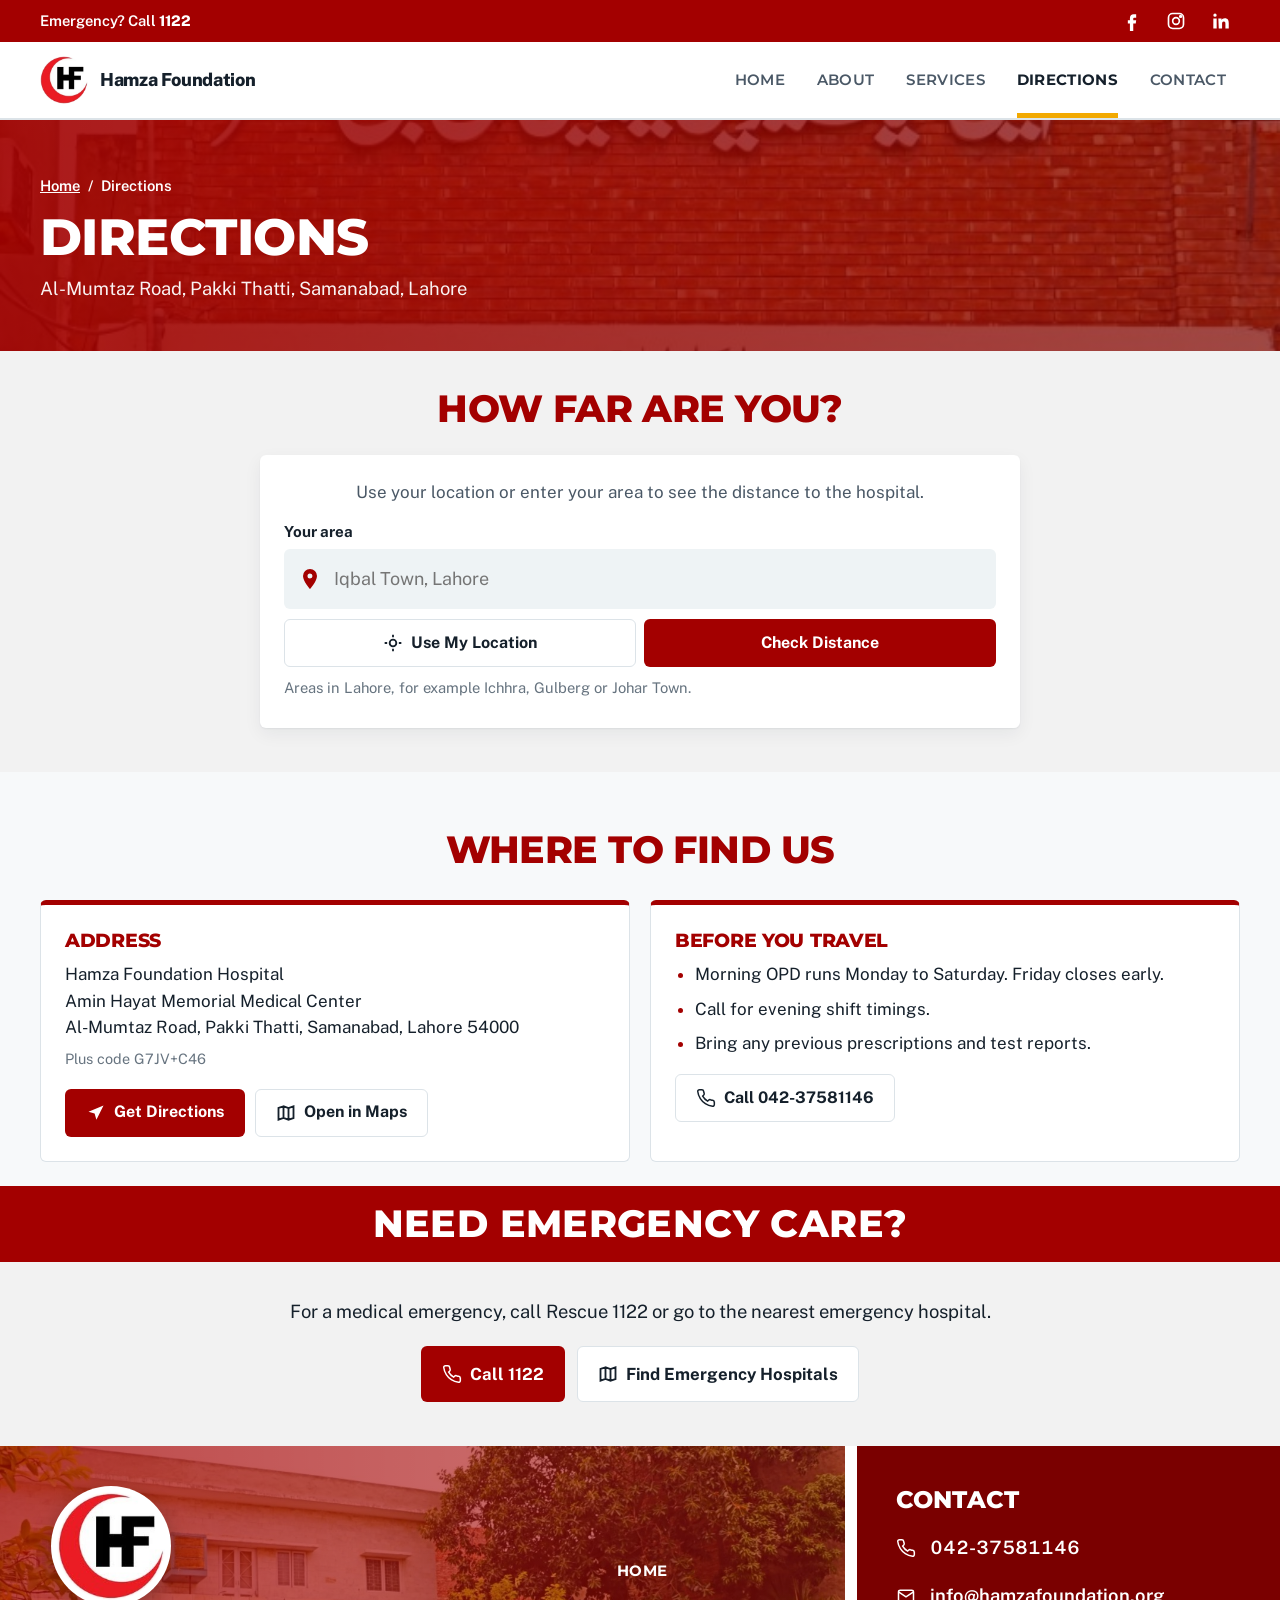
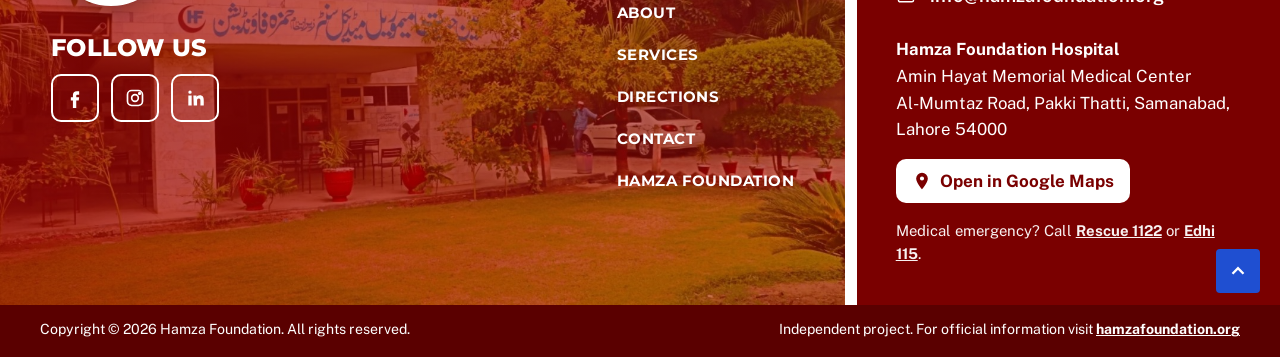
<file: directions.html>
<!DOCTYPE html>
<html lang="en">
<head>
<meta charset="utf-8">
<meta name="viewport" content="width=device-width, initial-scale=1, viewport-fit=cover">
<title>Directions | Hamza Foundation Hospital, Samanabad</title>
<meta name="description" content="How far you are from Hamza Foundation Hospital, Samanabad, and directions in Google Maps.">
<link rel="preconnect" href="https://fonts.googleapis.com">
<link rel="preconnect" href="https://fonts.gstatic.com" crossorigin>
<link href="https://fonts.googleapis.com/css2?family=Montserrat:wght@600;700;800&family=Public+Sans:wght@400;500;600;700;800&display=swap" rel="stylesheet">
<link rel="icon" type="image/png" href="assets/favicon.png">
<link rel="stylesheet" href="css/styles.css">
</head>
<body>
<a class="skip" href="#main">Skip to main content</a>
<div class="topbar">
  <div class="wrap">
    <a class="topbar-call" href="tel:1122" aria-label="Call Rescue 1122 emergency service">Emergency? Call <b>1122</b></a>
    <div class="topbar-social"><a class="soc" href="https://www.facebook.com/officialhamzafoundation/" target="_blank" rel="noopener" aria-label="Hamza Foundation on Facebook (opens in a new tab)"><svg width="20" height="20" viewBox="0 0 24 24" fill="currentColor" aria-hidden="true"><path d="M14 8h3V4h-3c-2.8 0-4.5 1.8-4.5 4.6V11H7v4h2.5v9h4v-9h3l.5-4h-3.5V9c0-.6.4-1 1-1z"/></svg></a><a class="soc" href="https://www.instagram.com/officialhamzafoundation/" target="_blank" rel="noopener" aria-label="Hamza Foundation on Instagram (opens in a new tab)"><svg width="20" height="20" viewBox="0 0 24 24" fill="none" stroke="currentColor" stroke-width="2" aria-hidden="true"><rect x="3" y="3" width="18" height="18" rx="5"/><circle cx="12" cy="12" r="4"/><circle cx="17.5" cy="6.5" r="1" fill="currentColor"/></svg></a><a class="soc" href="https://pk.linkedin.com/company/hamza-foundation" target="_blank" rel="noopener" aria-label="Hamza Foundation on LinkedIn (opens in a new tab)"><svg width="20" height="20" viewBox="0 0 24 24" fill="currentColor" aria-hidden="true"><path d="M4 9h4v12H4zM6 3a2 2 0 1 1 0 4 2 2 0 0 1 0-4zM10 9h3.8v1.7h.1c.5-1 1.8-2 3.8-2 4 0 4.8 2.6 4.8 6V21h-4v-5.5c0-1.3 0-3-1.9-3s-2.1 1.4-2.1 2.9V21h-4z"/></svg></a></div>
  </div>
</div>
<header class="site-header">
  <div class="wrap">
    <a class="brand" href="index.html" aria-label="Hamza Foundation Hospital, home">
      <img src="assets/logo.jpg" alt="" width="48" height="48">
      <span>Hamza Foundation</span>
    </a>
    <button type="button" class="menu-btn" id="menu-btn" aria-expanded="false" aria-controls="main-nav" aria-label="Open menu">
      <svg width="24" height="24" viewBox="0 0 24 24" fill="none" stroke="currentColor" stroke-width="2.4" aria-hidden="true"><path d="M4 7h16M4 12h16M4 17h16"/></svg>
    </button>
    <nav class="nav" id="main-nav" aria-label="Main">
        <a href="index.html">Home</a>
        <a href="about.html">About</a>
        <a href="services.html">Services</a>
        <a href="directions.html" class="is-active" aria-current="page">Directions</a>
        <a href="contact.html">Contact</a>
    </nav>
  </div>
</header>
<main id="main" tabindex="-1">
  <section class="page-banner" aria-labelledby="page-title">
    <div class="wrap">
      <nav class="crumbs" aria-label="Breadcrumb"><a href="index.html">Home</a><span aria-hidden="true">/</span><span aria-current="page">Directions</span></nav>
      <h1 id="page-title">Directions</h1>
      <p>Al-Mumtaz Road, Pakki Thatti, Samanabad, Lahore</p>
    </div>
  </section>

  <section id="distance" aria-labelledby="dist-title">
    <div class="band-body">
      <h2 class="sec-h" id="dist-title" style="text-align:center;margin-bottom:24px">How far are you?</h2>
      <div class="dist-card">
        <p>Use your location or enter your area to see the distance to the hospital.</p>
        <form class="search dist-form" id="search-form" role="search" aria-label="Check distance to the hospital" novalidate>
          <label for="q">Your area</label>
          <div class="search-row">
            <svg width="24" height="24" viewBox="0 0 24 24" fill="currentColor" aria-hidden="true"><path d="M12 2a7 7 0 0 0-7 7c0 5.2 7 13 7 13s7-7.8 7-13a7 7 0 0 0-7-7zm0 9.5A2.5 2.5 0 1 1 12 6.5a2.5 2.5 0 0 1 0 5z"/></svg>
            <input id="q" name="q" type="search" autocomplete="off" list="area-list" placeholder="Iqbal Town, Lahore" aria-describedby="q-hint">
            <button type="button" class="clear-q" id="clear-q" aria-label="Clear area" hidden><svg width="20" height="20" viewBox="0 0 24 24" fill="none" stroke="currentColor" stroke-width="2.4" aria-hidden="true"><path d="M6 6l12 12M18 6L6 18"/></svg></button>
          </div>
          <datalist id="area-list"></datalist>
          <div class="search-actions">
            <button type="button" class="btn btn-outline" id="use-location"><svg width="20" height="20" viewBox="0 0 24 24" fill="none" stroke="currentColor" stroke-width="2.2" aria-hidden="true"><circle cx="12" cy="12" r="4"/><path d="M12 2v3M12 19v3M2 12h3M19 12h3"/></svg>Use My Location</button>
            <button type="submit" class="btn btn-red" id="find-btn">Check Distance</button>
          </div>
          <p class="hint" id="q-hint">Areas in Lahore, for example Ichhra, Gulberg or Johar Town.</p>
          <div class="loc-status" id="loc-status" role="status" aria-live="polite"></div>
        </form>
        <div class="dist-result" id="dist-result" aria-live="polite">
          <p class="dist-big tnum" data-testid="distance"><span id="dist-value"></span><small id="dist-from"></small></p>
          <a class="btn btn-red" data-maps="result" target="_blank" rel="noopener" aria-label="Get Directions from your location in Google Maps (opens in a new tab)"><svg width="20" height="20" viewBox="0 0 24 24" fill="currentColor" aria-hidden="true"><path d="M21 3L3 10.5l7.3 2.2L12.5 20z"/></svg>Get Directions</a>
        </div>
      </div>
    </div>
  </section>

  <section class="wrap sec" aria-labelledby="where-title">
    <h2 class="sec-h" id="where-title">Where to find us</h2>
    <div class="where">
      <div class="where-card">
        <h3>Address</h3>
        <p>Hamza Foundation Hospital<br>Amin Hayat Memorial Medical Center<br>Al-Mumtaz Road, Pakki Thatti, Samanabad, Lahore 54000</p>
        <p class="plus">Plus code G7JV+C46</p>
        <div class="stack"><a class="btn btn-red" data-maps="directions" target="_blank" rel="noopener" aria-label="Get Directions to Hamza Foundation Hospital in Google Maps (opens in a new tab)"><svg width="20" height="20" viewBox="0 0 24 24" fill="currentColor" aria-hidden="true"><path d="M21 3L3 10.5l7.3 2.2L12.5 20z"/></svg>Get Directions</a><a class="btn btn-outline" data-maps="place" target="_blank" rel="noopener" aria-label="Open in Maps: Hamza Foundation Hospital in Google Maps (opens in a new tab)"><svg width="20" height="20" viewBox="0 0 24 24" fill="none" stroke="currentColor" stroke-width="2.2" aria-hidden="true"><path d="M9 4L3 6v14l6-2 6 2 6-2V4l-6 2-6-2zM9 4v14M15 6v14"/></svg>Open in Maps</a></div>
      </div>
      <div class="where-card">
        <h3>Before you travel</h3>
        <ul class="ticks">
          <li>Morning OPD runs Monday to Saturday. Friday closes early.</li>
          <li>Call for evening shift timings.</li>
          <li>Bring any previous prescriptions and test reports.</li>
        </ul>
        <div class="stack"><a class="btn btn-outline" href="tel:+924237581146" aria-label="Call Hospital at 042-37581146"><svg width="20" height="20" viewBox="0 0 24 24" fill="none" stroke="currentColor" stroke-width="1.8" aria-hidden="true"><path d="M22 16.9v3a2 2 0 0 1-2.2 2 19.8 19.8 0 0 1-8.6-3.1 19.5 19.5 0 0 1-6-6A19.8 19.8 0 0 1 2.1 4.2 2 2 0 0 1 4.1 2h3a2 2 0 0 1 2 1.7c.1.9.4 1.8.7 2.7a2 2 0 0 1-.5 2.1L8 9.8a16 16 0 0 0 6 6l1.3-1.3a2 2 0 0 1 2.1-.4c.9.3 1.8.6 2.7.7a2 2 0 0 1 1.7 2z"/></svg>Call 042-37581146</a></div>
      </div>
    </div>
  </section>

  <section class="em-band" aria-labelledby="em-title">
    <div class="band"><h2 id="em-title">Need Emergency Care?</h2></div>
    <div class="band-body">
      <div class="em-body">
        <p>For a medical emergency, call Rescue 1122 or go to the nearest emergency hospital.</p>
        <div class="em-actions">
          <a class="btn btn-red" href="tel:1122" aria-label="Call Rescue 1122"><svg width="20" height="20" viewBox="0 0 24 24" fill="none" stroke="currentColor" stroke-width="1.8" aria-hidden="true"><path d="M22 16.9v3a2 2 0 0 1-2.2 2 19.8 19.8 0 0 1-8.6-3.1 19.5 19.5 0 0 1-6-6A19.8 19.8 0 0 1 2.1 4.2 2 2 0 0 1 4.1 2h3a2 2 0 0 1 2 1.7c.1.9.4 1.8.7 2.7a2 2 0 0 1-.5 2.1L8 9.8a16 16 0 0 0 6 6l1.3-1.3a2 2 0 0 1 2.1-.4c.9.3 1.8.6 2.7.7a2 2 0 0 1 1.7 2z"/></svg>Call 1122</a>
          <a class="btn btn-outline" data-maps="emergency" target="_blank" rel="noopener" aria-label="Find Emergency Hospitals near you in Google Maps (opens in a new tab)"><svg width="20" height="20" viewBox="0 0 24 24" fill="none" stroke="currentColor" stroke-width="2.2" aria-hidden="true"><path d="M9 4L3 6v14l6-2 6 2 6-2V4l-6 2-6-2zM9 4v14M15 6v14"/></svg>Find Emergency Hospitals</a>
        </div>
      </div>
    </div>
  </section>
</main>
<footer class="site-footer" id="footer" aria-labelledby="footer-title">
  <div class="f-main">
    <div class="f-photo">
      <div class="f-photo-inner">
        <div class="f-left">
          <a class="f-logo" href="index.html" aria-label="Hamza Foundation Hospital, home"><img src="assets/logo.jpg" alt="" width="120" height="120"></a>
          <h2 class="f-h" id="footer-title">Follow us</h2>
          <div class="f-social"><a class="f-soc" href="https://www.facebook.com/officialhamzafoundation/" target="_blank" rel="noopener" aria-label="Hamza Foundation on Facebook (opens in a new tab)"><svg width="20" height="20" viewBox="0 0 24 24" fill="currentColor" aria-hidden="true"><path d="M14 8h3V4h-3c-2.8 0-4.5 1.8-4.5 4.6V11H7v4h2.5v9h4v-9h3l.5-4h-3.5V9c0-.6.4-1 1-1z"/></svg></a><a class="f-soc" href="https://www.instagram.com/officialhamzafoundation/" target="_blank" rel="noopener" aria-label="Hamza Foundation on Instagram (opens in a new tab)"><svg width="20" height="20" viewBox="0 0 24 24" fill="none" stroke="currentColor" stroke-width="2" aria-hidden="true"><rect x="3" y="3" width="18" height="18" rx="5"/><circle cx="12" cy="12" r="4"/><circle cx="17.5" cy="6.5" r="1" fill="currentColor"/></svg></a><a class="f-soc" href="https://pk.linkedin.com/company/hamza-foundation" target="_blank" rel="noopener" aria-label="Hamza Foundation on LinkedIn (opens in a new tab)"><svg width="20" height="20" viewBox="0 0 24 24" fill="currentColor" aria-hidden="true"><path d="M4 9h4v12H4zM6 3a2 2 0 1 1 0 4 2 2 0 0 1 0-4zM10 9h3.8v1.7h.1c.5-1 1.8-2 3.8-2 4 0 4.8 2.6 4.8 6V21h-4v-5.5c0-1.3 0-3-1.9-3s-2.1 1.4-2.1 2.9V21h-4z"/></svg></a></div>
        </div>
        <nav class="f-links" aria-label="Footer">
          <ul>
            <li><a href="index.html">Home</a></li>
            <li><a href="about.html">About</a></li>
            <li><a href="services.html">Services</a></li>
            <li><a href="directions.html">Directions</a></li>
            <li><a href="contact.html">Contact</a></li>
            <li><a href="https://hamzafoundation.org/" target="_blank" rel="noopener" aria-label="Hamza Foundation website (opens in a new tab)">Hamza Foundation</a></li>
          </ul>
        </nav>
      </div>
    </div>
    <div class="f-contact">
      <h2 class="f-h">Contact</h2>
      <ul class="f-list">
        <li><svg width="20" height="20" viewBox="0 0 24 24" fill="none" stroke="currentColor" stroke-width="1.8" aria-hidden="true"><path d="M22 16.9v3a2 2 0 0 1-2.2 2 19.8 19.8 0 0 1-8.6-3.1 19.5 19.5 0 0 1-6-6A19.8 19.8 0 0 1 2.1 4.2 2 2 0 0 1 4.1 2h3a2 2 0 0 1 2 1.7c.1.9.4 1.8.7 2.7a2 2 0 0 1-.5 2.1L8 9.8a16 16 0 0 0 6 6l1.3-1.3a2 2 0 0 1 2.1-.4c.9.3 1.8.6 2.7.7a2 2 0 0 1 1.7 2z"/></svg><a href="tel:+924237581146" class="tnum" aria-label="Call Hamza Foundation Hospital at 042-37581146">042-37581146</a></li>
        <li><svg width="20" height="20" viewBox="0 0 24 24" fill="none" stroke="currentColor" stroke-width="1.8" aria-hidden="true"><rect x="3" y="5" width="18" height="14" rx="2"/><path d="M3 7l9 6 9-6"/></svg><a href="mailto:info@hamzafoundation.org">info@hamzafoundation.org</a></li>
      </ul>
      <address>
        <strong>Hamza Foundation Hospital</strong><br>
        Amin Hayat Memorial Medical Center<br>
        Al-Mumtaz Road, Pakki Thatti, Samanabad,<br>Lahore 54000
      </address>
      <a class="f-map" data-maps="place" target="_blank" rel="noopener" aria-label="Open Hamza Foundation Hospital in Google Maps (opens in a new tab)"><svg width="20" height="20" viewBox="0 0 24 24" fill="currentColor" aria-hidden="true"><path d="M12 2a7 7 0 0 0-7 7c0 5.2 7 13 7 13s7-7.8 7-13a7 7 0 0 0-7-7zm0 9.5A2.5 2.5 0 1 1 12 6.5a2.5 2.5 0 0 1 0 5z"/></svg>Open in Google Maps</a>
      <p class="f-er">Medical emergency? Call <a href="tel:1122">Rescue 1122</a> or <a href="tel:115">Edhi 115</a>.</p>
    </div>
  </div>
  <div class="f-bottom">
    <div class="wrap">
      <span>Copyright © 2026 Hamza Foundation. All rights reserved.</span>
      <span>Independent project. For official information visit <a href="https://hamzafoundation.org/" target="_blank" rel="noopener">hamzafoundation.org</a></span>
    </div>
  </div>
  <a class="to-top" href="#main" aria-label="Back to top"><svg width="22" height="22" viewBox="0 0 24 24" fill="none" stroke="currentColor" stroke-width="2.6" aria-hidden="true"><path d="M6 15l6-6 6 6"/></svg></a>
</footer>
<script src="js/data.js"></script>
<script src="js/script.js"></script>
</body>
</html>
</file>
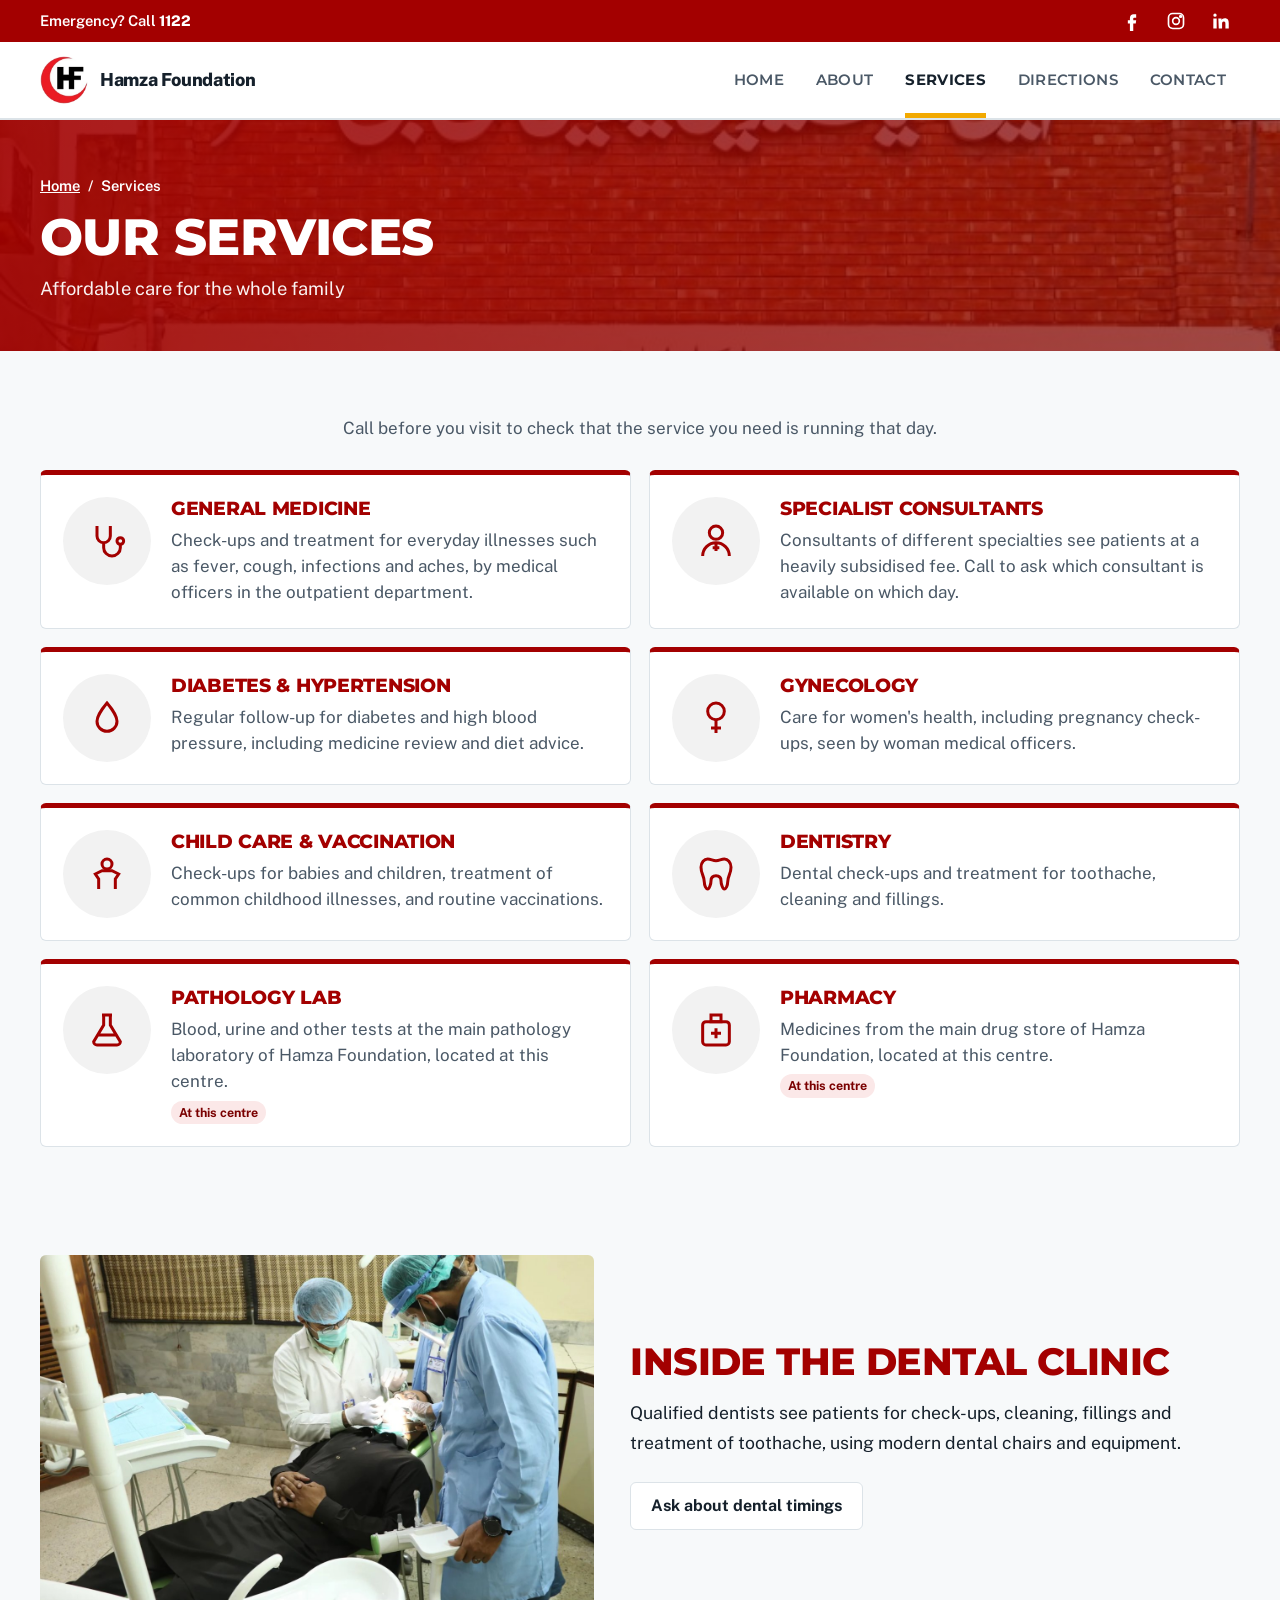
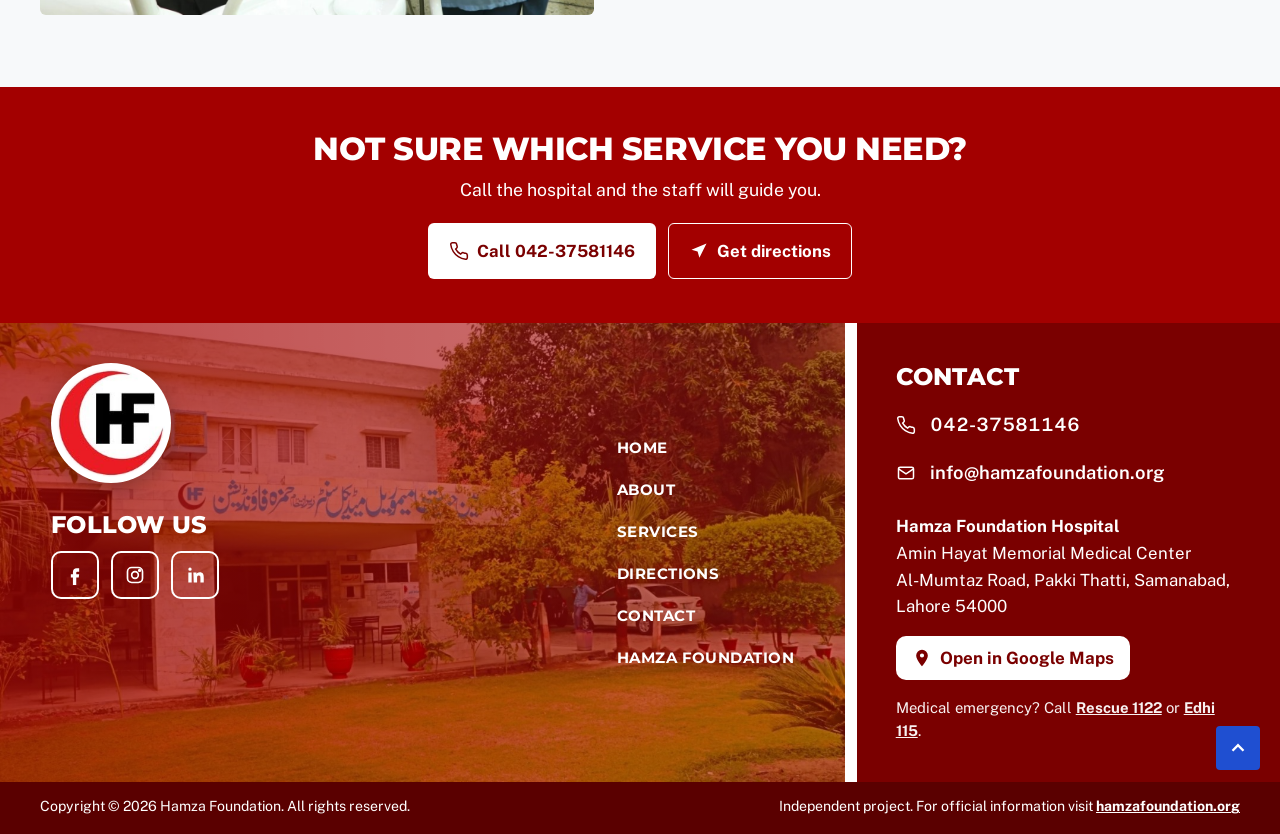
<file: services.html>
<!DOCTYPE html>
<html lang="en">
<head>
<meta charset="utf-8">
<meta name="viewport" content="width=device-width, initial-scale=1, viewport-fit=cover">
<title>Services | Hamza Foundation Hospital, Samanabad</title>
<meta name="description" content="Medical services at Hamza Foundation Hospital, Samanabad: general medicine, specialists, diabetes, gynecology, child care, dentistry, laboratory and pharmacy.">
<link rel="preconnect" href="https://fonts.googleapis.com">
<link rel="preconnect" href="https://fonts.gstatic.com" crossorigin>
<link href="https://fonts.googleapis.com/css2?family=Montserrat:wght@600;700;800&family=Public+Sans:wght@400;500;600;700;800&display=swap" rel="stylesheet">
<link rel="icon" type="image/png" href="assets/favicon.png">
<link rel="stylesheet" href="css/styles.css">
</head>
<body>
<a class="skip" href="#main">Skip to main content</a>
<div class="topbar">
  <div class="wrap">
    <a class="topbar-call" href="tel:1122" aria-label="Call Rescue 1122 emergency service">Emergency? Call <b>1122</b></a>
    <div class="topbar-social"><a class="soc" href="https://www.facebook.com/officialhamzafoundation/" target="_blank" rel="noopener" aria-label="Hamza Foundation on Facebook (opens in a new tab)"><svg width="20" height="20" viewBox="0 0 24 24" fill="currentColor" aria-hidden="true"><path d="M14 8h3V4h-3c-2.8 0-4.5 1.8-4.5 4.6V11H7v4h2.5v9h4v-9h3l.5-4h-3.5V9c0-.6.4-1 1-1z"/></svg></a><a class="soc" href="https://www.instagram.com/officialhamzafoundation/" target="_blank" rel="noopener" aria-label="Hamza Foundation on Instagram (opens in a new tab)"><svg width="20" height="20" viewBox="0 0 24 24" fill="none" stroke="currentColor" stroke-width="2" aria-hidden="true"><rect x="3" y="3" width="18" height="18" rx="5"/><circle cx="12" cy="12" r="4"/><circle cx="17.5" cy="6.5" r="1" fill="currentColor"/></svg></a><a class="soc" href="https://pk.linkedin.com/company/hamza-foundation" target="_blank" rel="noopener" aria-label="Hamza Foundation on LinkedIn (opens in a new tab)"><svg width="20" height="20" viewBox="0 0 24 24" fill="currentColor" aria-hidden="true"><path d="M4 9h4v12H4zM6 3a2 2 0 1 1 0 4 2 2 0 0 1 0-4zM10 9h3.8v1.7h.1c.5-1 1.8-2 3.8-2 4 0 4.8 2.6 4.8 6V21h-4v-5.5c0-1.3 0-3-1.9-3s-2.1 1.4-2.1 2.9V21h-4z"/></svg></a></div>
  </div>
</div>
<header class="site-header">
  <div class="wrap">
    <a class="brand" href="index.html" aria-label="Hamza Foundation Hospital, home">
      <img src="assets/logo.jpg" alt="" width="48" height="48">
      <span>Hamza Foundation</span>
    </a>
    <button type="button" class="menu-btn" id="menu-btn" aria-expanded="false" aria-controls="main-nav" aria-label="Open menu">
      <svg width="24" height="24" viewBox="0 0 24 24" fill="none" stroke="currentColor" stroke-width="2.4" aria-hidden="true"><path d="M4 7h16M4 12h16M4 17h16"/></svg>
    </button>
    <nav class="nav" id="main-nav" aria-label="Main">
        <a href="index.html">Home</a>
        <a href="about.html">About</a>
        <a href="services.html" class="is-active" aria-current="page">Services</a>
        <a href="directions.html">Directions</a>
        <a href="contact.html">Contact</a>
    </nav>
  </div>
</header>
<main id="main" tabindex="-1">
  <section class="page-banner" aria-labelledby="page-title">
    <div class="wrap">
      <nav class="crumbs" aria-label="Breadcrumb"><a href="index.html">Home</a><span aria-hidden="true">/</span><span aria-current="page">Services</span></nav>
      <h1 id="page-title">Our services</h1>
      <p>Affordable care for the whole family</p>
    </div>
  </section>

  <section class="wrap sec" aria-label="Services">
    <p class="sec-sub">Call before you visit to check that the service you need is running that day.</p>
    <ul class="svc-list">
      <li class="svc-card" id="general-medicine">
        <div class="circle"><svg viewBox="0 0 24 24" fill="none" stroke="currentColor" stroke-width="1.8" aria-hidden="true"><path d="M6 3v6a4 4 0 0 0 8 0V3M10 13v3a5 5 0 0 0 10 0v-2"/><circle cx="20" cy="12" r="2"/></svg></div>
        <div>
          <h2>General Medicine</h2>
          <p>Check-ups and treatment for everyday illnesses such as fever, cough, infections and aches, by medical officers in the outpatient department.</p>
          
        </div>
      </li><li class="svc-card" id="specialists">
        <div class="circle"><svg viewBox="0 0 24 24" fill="none" stroke="currentColor" stroke-width="1.8" aria-hidden="true"><circle cx="12" cy="7" r="4"/><path d="M4 21a8 8 0 0 1 16 0M12 14v4M10 16h4"/></svg></div>
        <div>
          <h2>Specialist Consultants</h2>
          <p>Consultants of different specialties see patients at a heavily subsidised fee. Call to ask which consultant is available on which day.</p>
          
        </div>
      </li><li class="svc-card" id="diabetes">
        <div class="circle"><svg viewBox="0 0 24 24" fill="none" stroke="currentColor" stroke-width="1.8" aria-hidden="true"><path d="M12 3s6 7 6 11a6 6 0 0 1-12 0c0-4 6-11 6-11z"/></svg></div>
        <div>
          <h2>Diabetes &amp; Hypertension</h2>
          <p>Regular follow-up for diabetes and high blood pressure, including medicine review and diet advice.</p>
          
        </div>
      </li><li class="svc-card" id="gynecology">
        <div class="circle"><svg viewBox="0 0 24 24" fill="none" stroke="currentColor" stroke-width="1.8" aria-hidden="true"><circle cx="12" cy="8" r="5"/><path d="M12 13v8M9 18h6"/></svg></div>
        <div>
          <h2>Gynecology</h2>
          <p>Care for women's health, including pregnancy check-ups, seen by woman medical officers.</p>
          
        </div>
      </li><li class="svc-card" id="child-care">
        <div class="circle"><svg viewBox="0 0 24 24" fill="none" stroke="currentColor" stroke-width="1.8" aria-hidden="true"><circle cx="12" cy="6" r="3"/><path d="M7 21v-6l-2-3 4-2h6l4 2-2 3v6"/></svg></div>
        <div>
          <h2>Child Care &amp; Vaccination</h2>
          <p>Check-ups for babies and children, treatment of common childhood illnesses, and routine vaccinations.</p>
          
        </div>
      </li><li class="svc-card" id="dentistry">
        <div class="circle"><svg viewBox="0 0 24 24" fill="none" stroke="currentColor" stroke-width="1.8" aria-hidden="true"><path d="M7 3c-2 0-4 2-4 5 0 4 2 5 2 9 0 2 1 4 2 4s2-3 2-5 1-3 3-3 3 1 3 3 1 5 2 5 2-2 2-4c0-4 2-5 2-9 0-3-2-5-4-5-2 0-3 1-5 1S9 3 7 3z"/></svg></div>
        <div>
          <h2>Dentistry</h2>
          <p>Dental check-ups and treatment for toothache, cleaning and fillings.</p>
          
        </div>
      </li><li class="svc-card" id="laboratory">
        <div class="circle"><svg viewBox="0 0 24 24" fill="none" stroke="currentColor" stroke-width="1.8" aria-hidden="true"><path d="M9 3h6M10 3v6L4 19a2 2 0 0 0 2 2h12a2 2 0 0 0 2-2l-6-10V3M7 15h10"/></svg></div>
        <div>
          <h2>Pathology Lab</h2>
          <p>Blood, urine and other tests at the main pathology laboratory of Hamza Foundation, located at this centre.</p>
          <span class="tag">At this centre</span>
        </div>
      </li><li class="svc-card" id="pharmacy">
        <div class="circle"><svg viewBox="0 0 24 24" fill="none" stroke="currentColor" stroke-width="1.8" aria-hidden="true"><rect x="4" y="7" width="16" height="14" rx="2"/><path d="M9 3h6v4H9zM12 11v6M9 14h6"/></svg></div>
        <div>
          <h2>Pharmacy</h2>
          <p>Medicines from the main drug store of Hamza Foundation, located at this centre.</p>
          <span class="tag">At this centre</span>
        </div>
      </li>
    </ul>
  </section>

  <section class="wrap sec" aria-labelledby="look-title">
    <div class="about">
      <img class="about-img" src="assets/dental.jpg" alt="Dentist and assistant treating a patient in the dental clinic" loading="lazy">
      <div>
        <h2 class="sec-h left" id="look-title">Inside the dental clinic</h2>
        <p>Qualified dentists see patients for check-ups, cleaning, fillings and treatment of toothache, using modern dental chairs and equipment.</p>
        <a class="btn btn-outline cta-left" href="contact.html">Ask about dental timings</a>
      </div>
    </div>
  </section>

  <section class="cta-band" aria-labelledby="cta-title">
    <div class="wrap">
      <h2 id="cta-title">Not sure which service you need?</h2>
      <p>Call the hospital and the staff will guide you.</p>
      <div class="em-actions">
        <a class="btn btn-white" href="tel:+924237581146" aria-label="Call Hospital at 042-37581146"><svg width="20" height="20" viewBox="0 0 24 24" fill="none" stroke="currentColor" stroke-width="1.8" aria-hidden="true"><path d="M22 16.9v3a2 2 0 0 1-2.2 2 19.8 19.8 0 0 1-8.6-3.1 19.5 19.5 0 0 1-6-6A19.8 19.8 0 0 1 2.1 4.2 2 2 0 0 1 4.1 2h3a2 2 0 0 1 2 1.7c.1.9.4 1.8.7 2.7a2 2 0 0 1-.5 2.1L8 9.8a16 16 0 0 0 6 6l1.3-1.3a2 2 0 0 1 2.1-.4c.9.3 1.8.6 2.7.7a2 2 0 0 1 1.7 2z"/></svg>Call 042-37581146</a>
        <a class="btn btn-ghost-white" href="directions.html"><svg width="20" height="20" viewBox="0 0 24 24" fill="currentColor" aria-hidden="true"><path d="M21 3L3 10.5l7.3 2.2L12.5 20z"/></svg>Get directions</a>
      </div>
    </div>
  </section>
</main>
<footer class="site-footer" id="footer" aria-labelledby="footer-title">
  <div class="f-main">
    <div class="f-photo">
      <div class="f-photo-inner">
        <div class="f-left">
          <a class="f-logo" href="index.html" aria-label="Hamza Foundation Hospital, home"><img src="assets/logo.jpg" alt="" width="120" height="120"></a>
          <h2 class="f-h" id="footer-title">Follow us</h2>
          <div class="f-social"><a class="f-soc" href="https://www.facebook.com/officialhamzafoundation/" target="_blank" rel="noopener" aria-label="Hamza Foundation on Facebook (opens in a new tab)"><svg width="20" height="20" viewBox="0 0 24 24" fill="currentColor" aria-hidden="true"><path d="M14 8h3V4h-3c-2.8 0-4.5 1.8-4.5 4.6V11H7v4h2.5v9h4v-9h3l.5-4h-3.5V9c0-.6.4-1 1-1z"/></svg></a><a class="f-soc" href="https://www.instagram.com/officialhamzafoundation/" target="_blank" rel="noopener" aria-label="Hamza Foundation on Instagram (opens in a new tab)"><svg width="20" height="20" viewBox="0 0 24 24" fill="none" stroke="currentColor" stroke-width="2" aria-hidden="true"><rect x="3" y="3" width="18" height="18" rx="5"/><circle cx="12" cy="12" r="4"/><circle cx="17.5" cy="6.5" r="1" fill="currentColor"/></svg></a><a class="f-soc" href="https://pk.linkedin.com/company/hamza-foundation" target="_blank" rel="noopener" aria-label="Hamza Foundation on LinkedIn (opens in a new tab)"><svg width="20" height="20" viewBox="0 0 24 24" fill="currentColor" aria-hidden="true"><path d="M4 9h4v12H4zM6 3a2 2 0 1 1 0 4 2 2 0 0 1 0-4zM10 9h3.8v1.7h.1c.5-1 1.8-2 3.8-2 4 0 4.8 2.6 4.8 6V21h-4v-5.5c0-1.3 0-3-1.9-3s-2.1 1.4-2.1 2.9V21h-4z"/></svg></a></div>
        </div>
        <nav class="f-links" aria-label="Footer">
          <ul>
            <li><a href="index.html">Home</a></li>
            <li><a href="about.html">About</a></li>
            <li><a href="services.html">Services</a></li>
            <li><a href="directions.html">Directions</a></li>
            <li><a href="contact.html">Contact</a></li>
            <li><a href="https://hamzafoundation.org/" target="_blank" rel="noopener" aria-label="Hamza Foundation website (opens in a new tab)">Hamza Foundation</a></li>
          </ul>
        </nav>
      </div>
    </div>
    <div class="f-contact">
      <h2 class="f-h">Contact</h2>
      <ul class="f-list">
        <li><svg width="20" height="20" viewBox="0 0 24 24" fill="none" stroke="currentColor" stroke-width="1.8" aria-hidden="true"><path d="M22 16.9v3a2 2 0 0 1-2.2 2 19.8 19.8 0 0 1-8.6-3.1 19.5 19.5 0 0 1-6-6A19.8 19.8 0 0 1 2.1 4.2 2 2 0 0 1 4.1 2h3a2 2 0 0 1 2 1.7c.1.9.4 1.8.7 2.7a2 2 0 0 1-.5 2.1L8 9.8a16 16 0 0 0 6 6l1.3-1.3a2 2 0 0 1 2.1-.4c.9.3 1.8.6 2.7.7a2 2 0 0 1 1.7 2z"/></svg><a href="tel:+924237581146" class="tnum" aria-label="Call Hamza Foundation Hospital at 042-37581146">042-37581146</a></li>
        <li><svg width="20" height="20" viewBox="0 0 24 24" fill="none" stroke="currentColor" stroke-width="1.8" aria-hidden="true"><rect x="3" y="5" width="18" height="14" rx="2"/><path d="M3 7l9 6 9-6"/></svg><a href="mailto:info@hamzafoundation.org">info@hamzafoundation.org</a></li>
      </ul>
      <address>
        <strong>Hamza Foundation Hospital</strong><br>
        Amin Hayat Memorial Medical Center<br>
        Al-Mumtaz Road, Pakki Thatti, Samanabad,<br>Lahore 54000
      </address>
      <a class="f-map" data-maps="place" target="_blank" rel="noopener" aria-label="Open Hamza Foundation Hospital in Google Maps (opens in a new tab)"><svg width="20" height="20" viewBox="0 0 24 24" fill="currentColor" aria-hidden="true"><path d="M12 2a7 7 0 0 0-7 7c0 5.2 7 13 7 13s7-7.8 7-13a7 7 0 0 0-7-7zm0 9.5A2.5 2.5 0 1 1 12 6.5a2.5 2.5 0 0 1 0 5z"/></svg>Open in Google Maps</a>
      <p class="f-er">Medical emergency? Call <a href="tel:1122">Rescue 1122</a> or <a href="tel:115">Edhi 115</a>.</p>
    </div>
  </div>
  <div class="f-bottom">
    <div class="wrap">
      <span>Copyright © 2026 Hamza Foundation. All rights reserved.</span>
      <span>Independent project. For official information visit <a href="https://hamzafoundation.org/" target="_blank" rel="noopener">hamzafoundation.org</a></span>
    </div>
  </div>
  <a class="to-top" href="#main" aria-label="Back to top"><svg width="22" height="22" viewBox="0 0 24 24" fill="none" stroke="currentColor" stroke-width="2.6" aria-hidden="true"><path d="M6 15l6-6 6 6"/></svg></a>
</footer>
<script src="js/data.js"></script>
<script src="js/script.js"></script>
</body>
</html>
</file>
<file: css/styles.css>
/* Hamza Foundation Hospital, Samanabad */
:root{
  --red:#A30000; --red-deep:#7A0000; --red-soft:#FBE8E8; --amber:#F2A900;
  --ink:#15202B; --slate:#4A5866; --muted:#66737F;
  --line:#DCE3E8; --mist:#EEF3F5; --paper:#FFFFFF; --canvas:#F7F9FA;
  --green:#136B47; --green-soft:#E3F3EB; --amber-soft:#FFF4DB; --amber-ink:#7A4B00;
  --focus:#1D5FD1;
  --shadow:0 1px 2px rgba(21,32,43,.06),0 6px 18px rgba(21,32,43,.06);
  --r-lg:22px; --r-md:14px; --r-sm:10px;
  --display:"Montserrat","Public Sans",system-ui,sans-serif;
  --font:"Public Sans",system-ui,-apple-system,"Segoe UI",Roboto,Arial,sans-serif;
  box-sizing:border-box;
  padding-top:env(safe-area-inset-top,0px); padding-bottom:env(safe-area-inset-bottom,0px);
  color-scheme:light only;
}
*,*::before,*::after{box-sizing:inherit}
html{scroll-padding-top:calc(env(safe-area-inset-top,0px) + 80px);scroll-behavior:smooth}
body{margin:0;font-family:var(--font);font-size:1.0625rem;line-height:1.55;color:var(--ink);background:var(--canvas);-webkit-font-smoothing:antialiased}
img{max-width:100%;display:block}
a{color:inherit}
h1,h2,h3{line-height:1.15;margin:0;letter-spacing:-.015em;font-family:var(--display)}
p{margin:0}
button,input{font:inherit;color:inherit}
.sr-only{position:absolute!important;width:1px;height:1px;padding:0;margin:-1px;overflow:hidden;clip:rect(0 0 0 0);white-space:nowrap;border:0}
.skip{position:absolute;left:12px;top:-60px;background:var(--ink);color:var(--paper);padding:10px 16px;border-radius:8px;z-index:100;text-decoration:none;font-weight:700}
.skip:focus{top:calc(env(safe-area-inset-top,0px) + 10px)}
.wrap{max-width:1240px;margin:0 auto;padding:0 20px}
.tnum{font-variant-numeric:tabular-nums}
:focus-visible{outline:3px solid var(--focus);outline-offset:2px;border-radius:6px}

/* Header */
.site-header{position:sticky;top:0;box-shadow:0 1px 0 var(--line);z-index:40;background:color-mix(in srgb,var(--paper) 92%,transparent);backdrop-filter:blur(10px);border-bottom:1px solid var(--line);padding-top:env(safe-area-inset-top,0px)}
.site-header .wrap{display:flex;align-items:center;gap:16px;min-height:76px}
.topbar{background:var(--red);color:#fff}
.topbar .wrap{display:flex;align-items:center;justify-content:space-between;min-height:42px;gap:12px}
.topbar-call{color:#fff;text-decoration:none;font-weight:600;font-size:.92rem}
.topbar-call b{font-weight:800}
.topbar-social{display:flex;gap:4px}
.soc{display:grid;place-items:center;width:40px;height:40px;border-radius:8px;color:#fff}
.soc:hover{background:rgba(255,255,255,.15)}
.brand{display:flex;align-items:center;gap:12px;text-decoration:none;font-weight:800;font-size:1.125rem;letter-spacing:-.02em}
.brand img{width:48px;height:48px;border-radius:50%;background:#fff}
.nav{margin-left:auto;display:flex;gap:4px;align-items:center}
.nav a{position:relative;text-decoration:none;font-family:var(--display);font-weight:600;font-size:.95rem;text-transform:uppercase;letter-spacing:.02em;padding:26px 14px;color:var(--slate)}
.nav a::after{content:"";position:absolute;left:14px;right:14px;bottom:0;height:5px;background:var(--amber);transform:scaleX(0);transition:transform .2s}
.nav a:hover{color:var(--ink)}
.nav a:hover::after,.nav a.is-active::after{transform:scaleX(1)}
.nav a.is-active{color:var(--ink);font-weight:700}
@media (max-width:760px){.nav{display:none}}

/* Buttons */
.btn{display:inline-flex;align-items:center;justify-content:center;gap:8px;min-height:48px;padding:0 20px;border-radius:12px;border:1.5px solid transparent;font-weight:700;font-size:1rem;text-decoration:none;cursor:pointer;white-space:nowrap;transition:background .15s,border-color .15s}
.btn svg{flex:none}
.btn-red{background:var(--red);color:#fff}
.btn-red:hover{background:var(--red-deep)}
.btn-outline{background:var(--paper);border-color:var(--line);color:var(--ink)}
.btn-outline:hover{border-color:var(--slate)}
/* Search / distance form */
.btn[disabled]{opacity:.6;cursor:progress}

.search{margin-top:32px;background:var(--paper);border:1.5px solid var(--line);border-radius:var(--r-lg);padding:10px;box-shadow:var(--shadow)}
.search-row{display:flex;align-items:center;gap:8px;border-radius:14px;background:var(--mist);padding:4px 6px 4px 14px}
.search-row:focus-within{outline:3px solid var(--focus);outline-offset:1px}
.search-row input{flex:1;min-width:0;border:0;background:transparent;font-size:1.125rem;padding:12px 4px;outline:none}
.search-row svg{color:var(--red);flex:none}
.clear-q{border:0;background:none;width:44px;height:44px;border-radius:10px;cursor:pointer;color:var(--muted)}
.clear-q:hover{background:var(--line)}
.search-actions{display:flex;gap:8px;margin-top:10px;flex-wrap:wrap}
.search-actions .btn{flex:1 1 180px}
.hint{font-size:.92rem;color:var(--muted);padding:10px 10px 4px}
.loc-status{margin-top:14px;display:none;align-items:flex-start;gap:10px;padding:12px 14px;border-radius:12px;font-weight:600;font-size:.98rem}
.loc-status.show{display:flex}
.loc-status.info{background:var(--mist);color:var(--ink)}
.loc-status.ok{background:var(--green-soft);color:var(--green)}
.loc-status.err{background:var(--amber-soft);color:var(--amber-ink)}
.spinner{width:18px;height:18px;border-radius:50%;border:2.5px solid currentColor;border-right-color:transparent;animation:spin .8s linear infinite;flex:none;margin-top:3px}
@keyframes spin{to{transform:rotate(360deg)}}

@media (max-width:640px){
  .brand{font-size:1rem;white-space:nowrap}
  .brand img{width:34px;height:34px}
}

/* Footer */
.site-footer{position:relative;margin-top:0}
.f-main{display:grid;grid-template-columns:minmax(0,2fr) minmax(0,1fr);gap:12px;background:var(--paper)}
.f-photo{position:relative;background:url("../assets/hospital-garden.jpg") center/cover;color:#fff}
.f-photo::before{content:"";position:absolute;inset:0;background:linear-gradient(90deg,rgba(163,0,0,.72),rgba(163,0,0,.5))}
.f-photo-inner{position:relative;display:grid;grid-template-columns:1fr auto;gap:32px;padding:40px clamp(20px,4vw,52px);min-height:100%}
.f-logo img{width:120px;height:120px;border-radius:50%;background:#fff;padding:6px;box-shadow:0 6px 20px rgba(0,0,0,.25)}
.f-h{font-family:var(--display);font-size:1.5rem;font-weight:800;text-transform:uppercase;letter-spacing:.01em;margin:28px 0 12px}
.f-social{display:flex;gap:12px}
.f-soc{display:grid;place-items:center;width:48px;height:48px;border:2.5px solid #fff;border-radius:10px;color:#fff}
.f-soc:hover{background:#fff;color:var(--red)}
.f-links{align-self:center}
.f-links ul{list-style:none;margin:0;padding:0;display:flex;flex-direction:column;gap:2px}
.f-links a{display:inline-flex;align-items:center;min-height:40px;color:#fff;text-decoration:none;font-family:var(--display);font-weight:700;font-size:.95rem;text-transform:uppercase;letter-spacing:.03em}
.f-links a:hover{text-decoration:underline;text-underline-offset:4px}
.f-contact{background:#7A0000;color:#fff;padding:40px clamp(20px,3vw,48px)}
.f-contact .f-h{margin-top:0}
.f-list{list-style:none;margin:0 0 18px;padding:0;display:flex;flex-direction:column;gap:4px}
.f-list li{display:flex;align-items:center;gap:14px}
.f-list a{color:#fff;text-decoration:none;font-size:1.15rem;font-weight:600;min-height:44px;display:inline-flex;align-items:center}
.f-list a:hover{text-decoration:underline}
.f-contact address{font-style:normal;font-size:1.05rem;line-height:1.6}
.f-map{display:inline-flex;align-items:center;gap:8px;margin-top:16px;min-height:44px;padding:0 16px;border-radius:10px;background:#fff;color:#7A0000;font-weight:700;text-decoration:none}
.f-map:hover{background:#FBE8E8}
.f-er{margin-top:16px;font-size:.93rem;opacity:.95}
.f-er a{color:#fff;font-weight:700}
.site-footer :focus-visible{outline-color:#fff}
.f-bottom{background:#5A0000;color:#fff;font-size:.88rem}
.f-bottom a{color:#fff;font-weight:700}
.f-bottom .wrap{display:flex;justify-content:space-between;gap:10px;flex-wrap:wrap;padding-top:14px;padding-bottom:16px}
.to-top{position:absolute;right:20px;bottom:64px;width:44px;height:44px;display:grid;place-items:center;background:#1F4FD1;color:#fff;border-radius:4px}
@media (max-width:960px){.f-main{grid-template-columns:1fr;gap:0}}
@media (max-width:560px){.f-photo-inner{grid-template-columns:1fr;gap:8px}.to-top{bottom:84px}}

@media (prefers-reduced-motion:reduce){*,*::before,*::after{animation-duration:.01ms!important;animation-iteration-count:1!important;transition:none!important;scroll-behavior:auto!important}}

/* Hero */
.hf-hero{position:relative;overflow:hidden;background:linear-gradient(120deg,#F5E6EC 0%,#EEEFF2 45%,#E9EBEE 100%);min-height:540px}
.hf-hero::before{content:"";position:absolute;inset:0;background:repeating-radial-gradient(ellipse at -10% 60%,transparent 0 38px,rgba(255,255,255,.45) 39px 40px);opacity:.6;pointer-events:none}
.hf-arc{position:absolute;top:0;right:0;bottom:0;width:62%}
.hf-arc > div{position:absolute;inset:0}
.hf-arc .a1{background:#C9CCD1;clip-path:ellipse(100% 128% at 100% 100%)}
.hf-arc .a2{background:var(--red);clip-path:ellipse(96% 124% at 100% 100%)}
.hf-arc .a3{background:#DADDE1 center/cover;clip-path:ellipse(92% 120% at 100% 100%)}
.hf-hero .wrap{position:relative;min-height:540px;display:flex;align-items:center}
.hf-hero-text{max-width:500px;padding:48px 0}
.hf-hero h1{font-size:clamp(2.2rem,4.6vw,3.6rem);font-weight:800;letter-spacing:-.02em;text-transform:uppercase;color:var(--red);line-height:1.05}
.hf-hero h1 span{display:block;color:var(--ink)}
.hf-hero .b-addr{margin-top:16px;font-size:1.15rem;color:var(--slate);max-width:36ch}
.b-actions{display:flex;flex-wrap:wrap;gap:10px;margin-top:26px}
.b-actions .btn{min-height:54px;font-size:1.05rem;border-radius:6px}
@media (max-width:1080px){
  .hf-hero{min-height:0}
  .hf-arc{position:relative;width:100%;height:clamp(240px,40vw,380px)}
  .hf-arc .a1{clip-path:ellipse(120% 100% at 100% 100%)}
  .hf-arc .a2{clip-path:ellipse(116% 97% at 100% 100%)}
  .hf-arc .a3{clip-path:ellipse(112% 94% at 100% 100%)}
  .hf-hero .wrap{min-height:0}
  .hf-hero-text{padding:28px 0 36px}
}
@media (max-width:520px){.b-actions .btn{flex:1 1 100%}}

/* Red bands */
.band{background:var(--red);color:#fff;text-align:center;padding:16px 20px}
.band h2{font-family:var(--display);font-size:clamp(1.5rem,3.4vw,2.4rem);font-weight:800;text-transform:uppercase;letter-spacing:.01em}
.band-body{background:#F2F2F2;padding:36px 20px 44px}

/* Distance checker */
.dist-card{max-width:760px;margin:0 auto;background:var(--paper);border-radius:6px;padding:24px;box-shadow:var(--shadow)}
.dist-card > p{color:var(--slate);text-align:center;margin-bottom:14px}
.dist-form label{display:block;font-weight:700;font-size:.95rem;margin-bottom:6px}
.dist-form .btn{border-radius:6px}
.dist-result{display:none;margin-top:16px;border-top:3px solid var(--red);padding-top:16px}
.dist-result.show{display:grid;grid-template-columns:1fr auto;gap:12px;align-items:center}
.dist-big{font-family:var(--display);font-size:2rem;font-weight:800;line-height:1.1;color:var(--red)}
.dist-big small{display:block;font-family:var(--font);font-size:.9rem;font-weight:600;color:var(--muted);margin-top:4px}
@media (max-width:520px){.dist-result.show{grid-template-columns:1fr}}

/* Sections and circle cards */
.sec{padding-top:56px;padding-bottom:24px;text-align:center}
.sec-h{font-size:clamp(1.6rem,3.4vw,2.4rem);font-weight:800;text-transform:uppercase;color:var(--red)}
.sec-sub{color:var(--slate);margin:8px auto 0;max-width:60ch}
.circles{display:grid;grid-template-columns:repeat(4,minmax(0,1fr));gap:32px 28px;margin-top:36px;list-style:none;padding:0}
.circles.three{grid-template-columns:repeat(3,minmax(0,1fr));max-width:980px;margin-left:auto;margin-right:auto}
.circle-item{display:flex;flex-direction:column;align-items:center;text-align:center}
.circle{width:176px;height:176px;border-radius:50%;background:#F2F2F2;display:grid;place-items:center;color:var(--red);margin-bottom:20px}
.circle svg{width:72px;height:72px}
.circle-item h3{font-size:1.3rem;font-weight:800;text-transform:uppercase;color:var(--red);line-height:1.2}
.circle-item p{margin-top:12px;color:var(--ink);max-width:30ch}
.circle-item .links{margin-top:12px;display:flex;flex-direction:column;gap:2px;align-items:center}
.circle-item .links a{min-height:40px;display:inline-flex;align-items:center;font-weight:700;font-size:1.08rem;text-decoration:none}
.circle-item .links a:hover{text-decoration:underline;color:var(--red)}
.circle-item .btn{margin-top:14px;border-radius:6px;min-width:200px}
@media (max-width:1000px){.circles,.circles.three{grid-template-columns:repeat(2,minmax(0,1fr))}}
@media (max-width:560px){.circles,.circles.three{grid-template-columns:1fr}.circle{width:150px;height:150px}}
.rule{height:8px;background:var(--red);max-width:1200px;margin:48px auto 0}

/* Emergency */
.em-band{text-align:center}
.em-body{max-width:760px;margin:0 auto;text-align:center}
.em-body p{font-size:1.15rem;color:var(--ink)}
.em-actions{display:flex;flex-wrap:wrap;gap:12px;justify-content:center;margin-top:20px}
.em-actions .btn{min-height:56px;border-radius:6px;font-size:1.05rem}
@media (max-width:560px){.em-actions .btn{flex:1 1 100%}}

/* Open status, hours, services, about */
.status{display:inline-flex;align-items:center;gap:8px;margin-top:18px;font-weight:700;padding:6px 14px;border-radius:999px;font-size:.98rem}
.status .dot{width:10px;height:10px;border-radius:50%;background:currentColor}
.status.open{background:var(--green-soft);color:var(--green)}
.status.closed{background:#fff;color:var(--slate);border:1px solid var(--line)}
.hf-hero .sub{font-weight:700;color:var(--slate);margin-top:10px;font-size:1.05rem}
.hours-mini{margin:12px auto 0;border-collapse:collapse;font-size:.98rem}
.hours-mini th,.hours-mini td{padding:5px 8px;text-align:left}
.hours-mini th{font-weight:600;color:var(--slate)}
.hours-mini td{font-weight:700}
.hours-mini tr.today th,.hours-mini tr.today td{color:var(--red)}
.plus{display:block;margin-top:6px;font-size:.9rem;color:var(--muted)}
.svc-grid{display:grid;grid-template-columns:repeat(4,minmax(0,1fr));gap:28px 20px;margin-top:32px;list-style:none;padding:0}
.svc-grid li{display:flex;flex-direction:column;align-items:center;text-align:center}
.svc-grid .circle{width:112px;height:112px;margin-bottom:14px}
.svc-grid .circle svg{width:48px;height:48px}
.svc-grid h3{font-size:1.02rem;font-weight:800;text-transform:uppercase;color:var(--red);line-height:1.25}
.svc-grid p{font-size:.92rem;color:var(--slate);margin-top:4px;max-width:24ch}
.tag{display:inline-block;margin-top:6px;font-size:.78rem;font-weight:700;padding:2px 8px;border-radius:999px;background:var(--red-soft);color:var(--red-deep)}
@media (max-width:900px){.svc-grid{grid-template-columns:repeat(3,minmax(0,1fr))}}
@media (max-width:560px){.svc-grid{grid-template-columns:repeat(2,minmax(0,1fr))}.svc-grid .circle{width:92px;height:92px}}
.about{display:grid;grid-template-columns:minmax(0,1fr) minmax(0,1.1fr);gap:36px;align-items:center;text-align:left;margin-top:28px}
.about p{font-size:1.1rem;line-height:1.7}
.about p + p{margin-top:12px}
.facts{display:flex;gap:28px;margin-top:22px;flex-wrap:wrap}
.facts div{border-left:5px solid var(--red);padding-left:12px}
.facts b{display:block;font-family:var(--display);font-size:1.9rem;color:var(--red);line-height:1}
.facts span{font-size:.92rem;color:var(--slate);font-weight:600}
.gallery{display:grid;grid-template-columns:1.4fr 1fr;grid-template-rows:repeat(2,minmax(0,1fr));gap:10px;height:420px;overflow:hidden}
.gallery img{width:100%;height:100%;min-height:0;object-fit:cover;border-radius:6px}
.gallery img:first-child{grid-row:1/3}
@media (max-width:900px){.about{grid-template-columns:1fr}.gallery{height:340px}}
.muted{color:var(--muted);font-size:.93rem}

/* ---- Multi-page additions ---- */
.menu-btn{display:none;margin-left:auto;width:48px;height:48px;border:1px solid var(--line);border-radius:10px;background:var(--paper);cursor:pointer;place-items:center}
@media (max-width:760px){
  .menu-btn{display:grid}
  .nav{display:none;position:absolute;left:0;right:0;top:100%;background:var(--paper);flex-direction:column;align-items:stretch;gap:0;border-bottom:1px solid var(--line);box-shadow:var(--shadow)}
  .nav.open{display:flex}
  .nav a{padding:16px 20px;border-top:1px solid var(--line)}
  .nav a::after{left:0;right:auto;top:0;bottom:0;width:5px;height:auto;transform:scaleY(0)}
  .nav a.is-active::after{transform:scaleY(1)}
}
.page-banner{position:relative;background:url("../assets/hospital-entrance.jpg") center 30%/cover;color:#fff;padding:56px 0 48px}
.page-banner::before{content:"";position:absolute;inset:0;background:linear-gradient(90deg,rgba(163,0,0,.9),rgba(122,0,0,.7))}
.page-banner .wrap{position:relative}
.page-banner h1{font-size:clamp(2rem,5vw,3.2rem);font-weight:800;text-transform:uppercase;letter-spacing:-.01em}
.page-banner p{margin-top:8px;font-size:1.15rem;opacity:.95}
.crumbs{display:flex;gap:8px;font-size:.92rem;font-weight:600;margin-bottom:10px}
.crumbs a{color:#fff}
.sec-h.left{text-align:left;margin-bottom:14px}
.where-card .sec-h.left{font-size:1.5rem}
.cta{margin-top:32px;border-radius:6px}
.cta-left{margin-top:24px;border-radius:6px}
.about-img{width:100%;height:360px;object-fit:cover;object-position:center 20%;border-radius:6px}
.svc-list{list-style:none;padding:0;margin:28px 0 0;display:grid;grid-template-columns:repeat(2,minmax(0,1fr));gap:18px;text-align:left}
.svc-card{display:flex;gap:20px;align-items:flex-start;background:var(--paper);border:1px solid var(--line);border-radius:6px;padding:22px;border-top:5px solid var(--red)}
.svc-card .circle{width:88px;height:88px;flex:none;margin:0}
.svc-card .circle svg{width:40px;height:40px}
.svc-card h2{font-size:1.2rem;font-weight:800;text-transform:uppercase;color:var(--red)}
.svc-card p{margin-top:8px;color:var(--slate)}
@media (max-width:760px){.svc-list{grid-template-columns:1fr}}
@media (max-width:420px){.svc-card{flex-direction:column}}
.cta-band{background:var(--red);color:#fff;text-align:center;padding:44px 0;margin-top:48px}
.cta-band h2{font-size:clamp(1.4rem,3vw,2rem);font-weight:800;text-transform:uppercase}
.cta-band p{margin-top:8px;font-size:1.1rem}
.btn-white{background:#fff;color:#7A0000}
.btn-white:hover{background:#FBE8E8}
.btn-ghost-white{background:transparent;border-color:#fff;color:#fff}
.btn-ghost-white:hover{background:rgba(255,255,255,.12)}
.dist-form{margin-top:0;box-shadow:none;border:0;padding:0}
.dist-form .search-row{border-radius:6px}
.dist-form .hint{padding-left:0}
.where,.contact-grid{display:grid;grid-template-columns:repeat(2,minmax(0,1fr));gap:20px;margin-top:28px;text-align:left}
.where-card{background:var(--paper);border:1px solid var(--line);border-radius:6px;padding:24px;border-top:5px solid var(--red)}
.where-card h3{font-family:var(--display);font-size:1.2rem;font-weight:800;text-transform:uppercase;color:var(--red);margin-bottom:10px}
.where-card .plus{margin-top:8px}
.stack{display:flex;flex-wrap:wrap;gap:10px;margin-top:18px}
.stack .btn{border-radius:6px}
.ticks{margin:0;padding-left:20px;display:flex;flex-direction:column;gap:8px}
.ticks li::marker{color:var(--red)}
@media (max-width:760px){.where,.contact-grid{grid-template-columns:1fr}}
.hours-full{width:100%;border-collapse:collapse;margin-top:14px}
.hours-full th,.hours-full td{text-align:left;padding:10px 0;border-bottom:1px solid var(--line)}
.hours-full th{font-weight:600;color:var(--slate)}
.hours-full td{font-weight:700;text-align:right}
.hours-full tr.today th,.hours-full tr.today td{color:var(--red)}
.field{margin-bottom:14px}
.field label{display:block;font-weight:700;margin-bottom:6px}
.field input,.field textarea{width:100%;border:1.5px solid var(--line);border-radius:6px;padding:12px 14px;background:var(--paper);font:inherit;color:inherit}
.field input:focus,.field textarea:focus{outline:3px solid var(--focus);outline-offset:1px;border-color:transparent}
.field [aria-invalid="true"]{border-color:var(--red)}
.field-err{color:var(--red);font-weight:600;font-size:.92rem;margin-top:6px}
#contact-form .btn{border-radius:6px}
</file>
